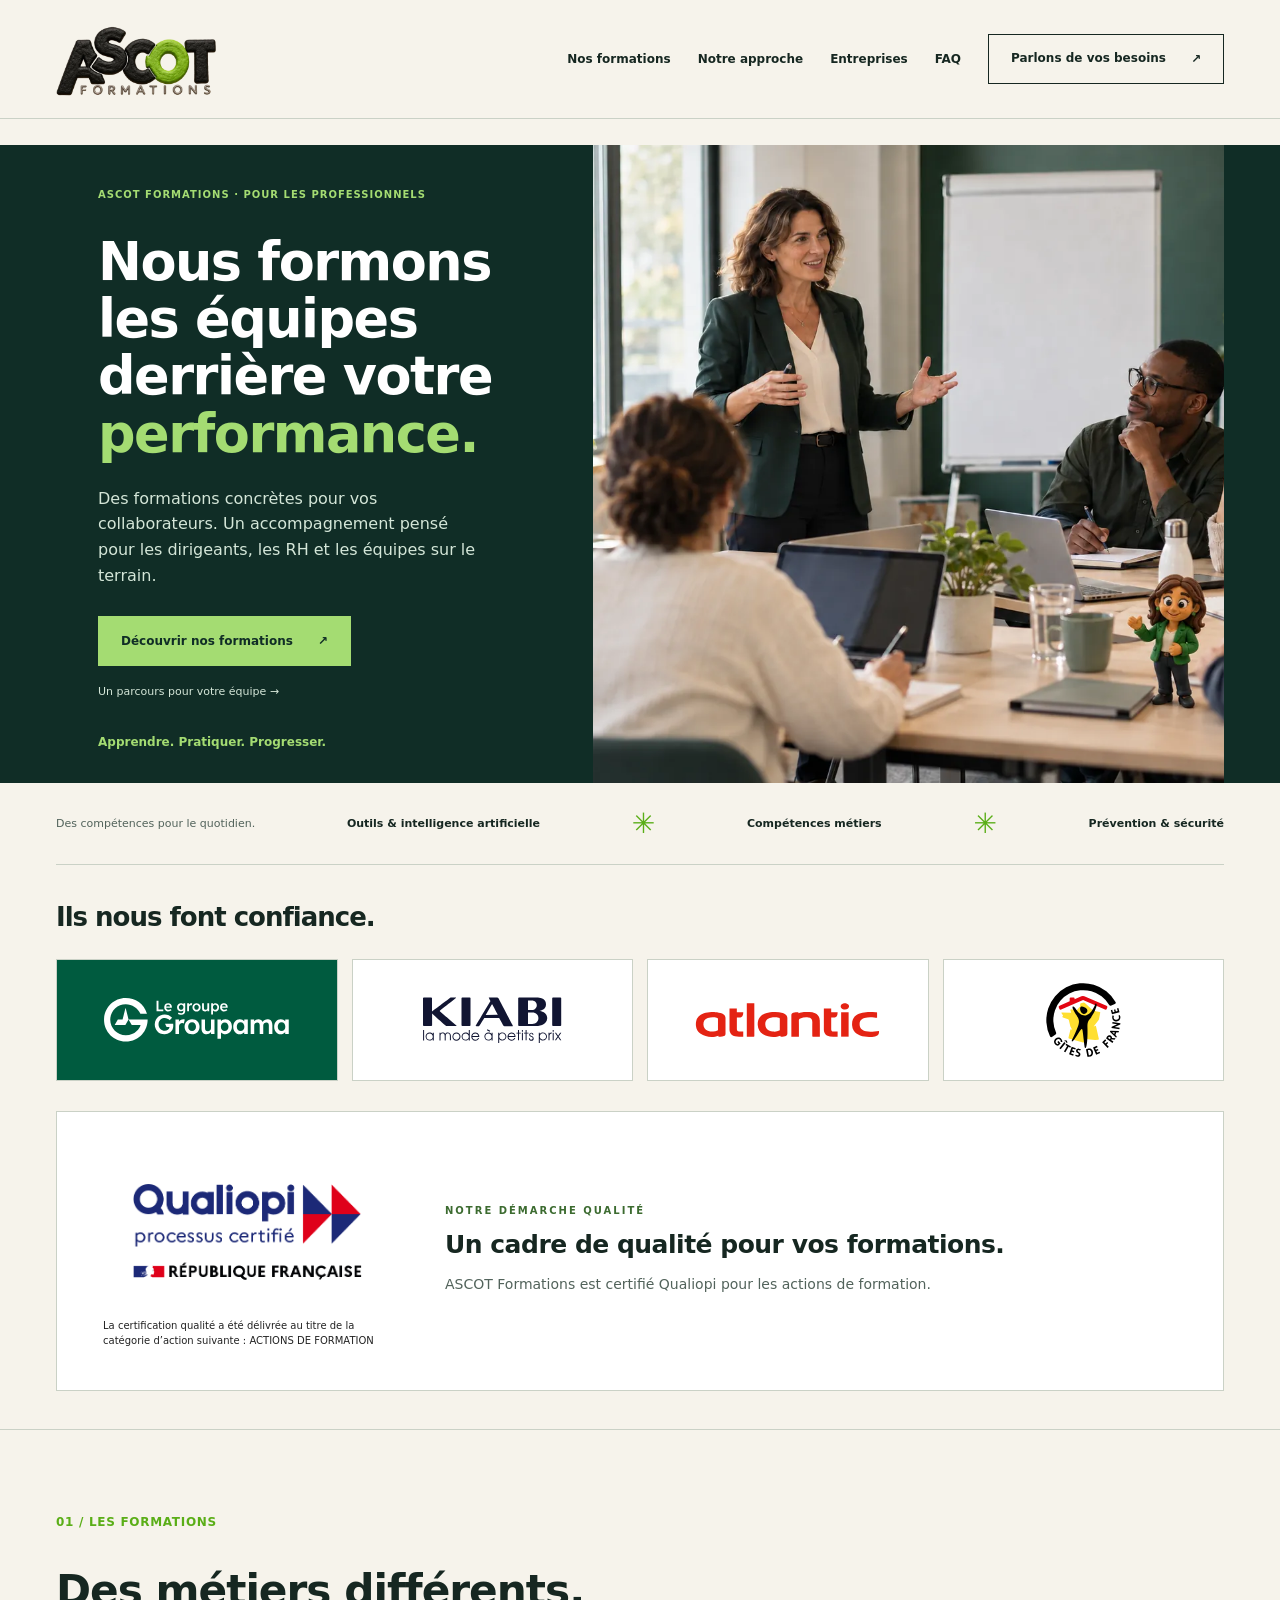
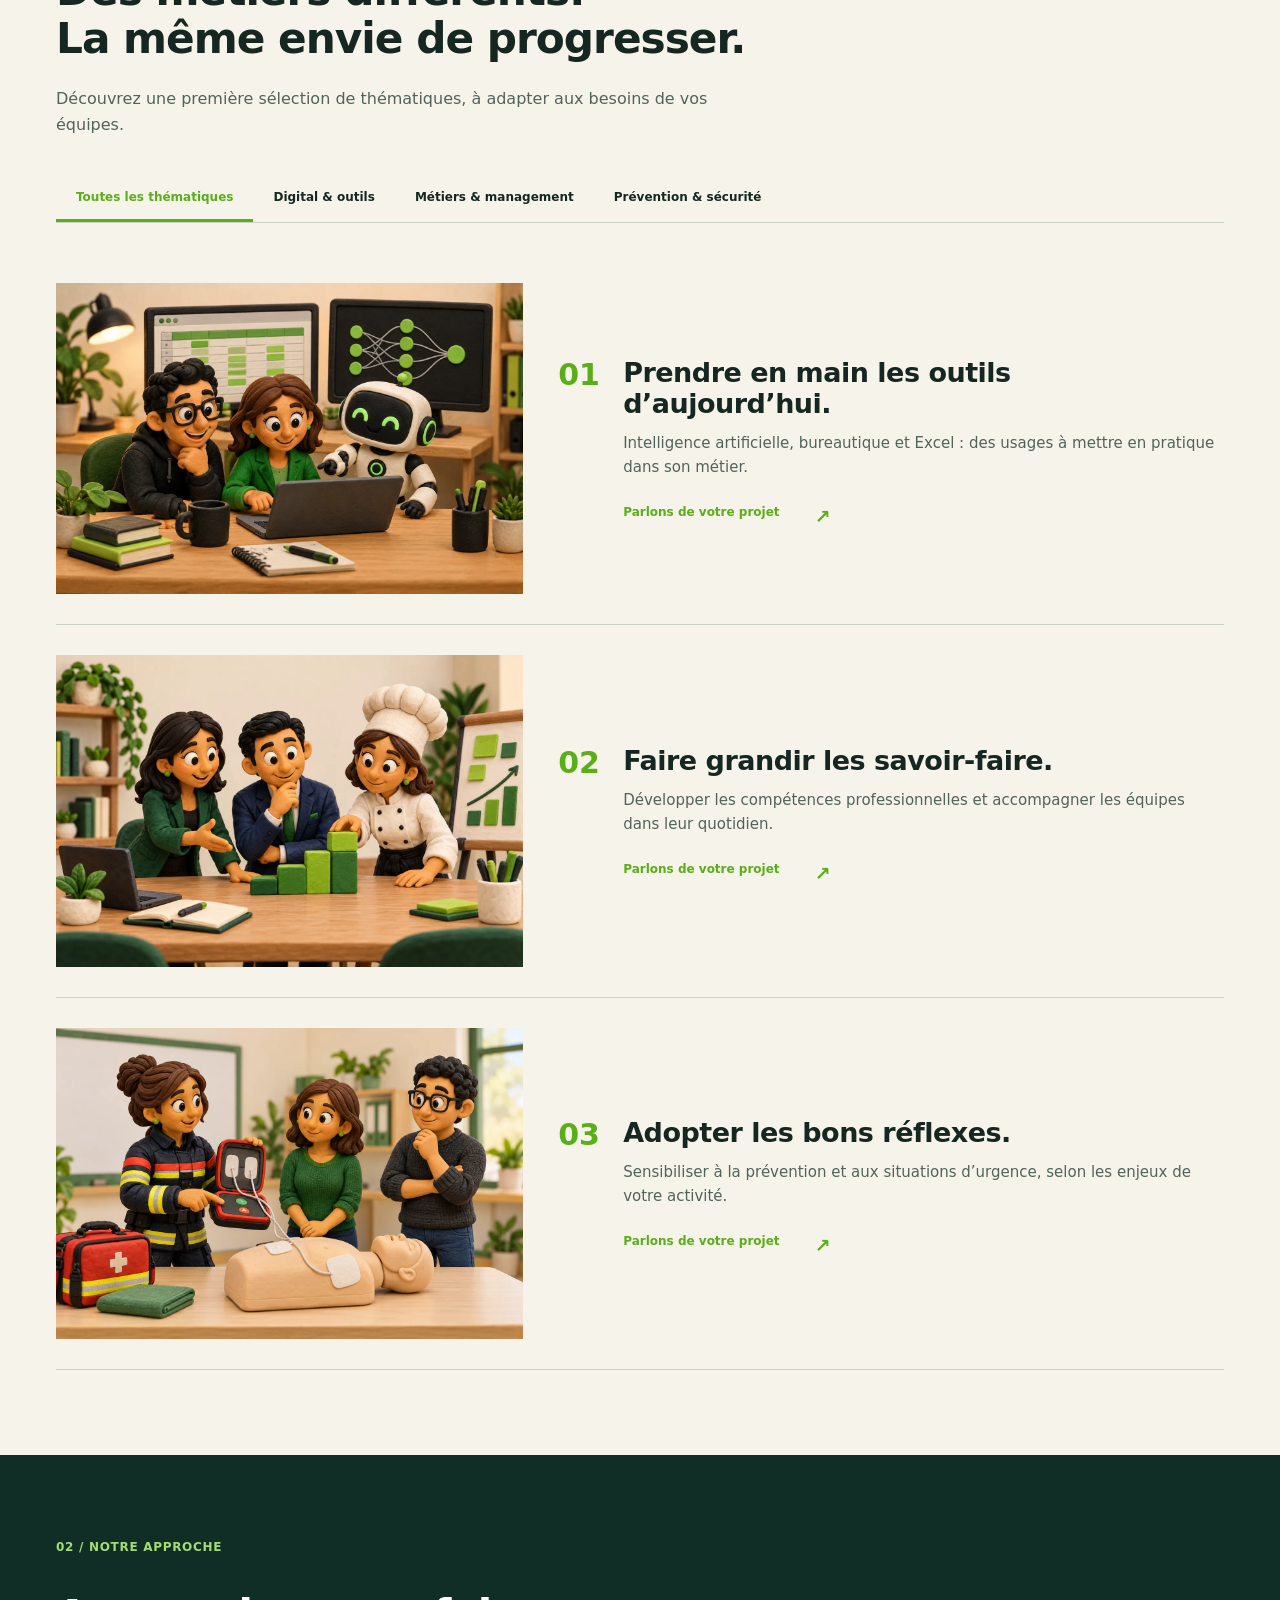
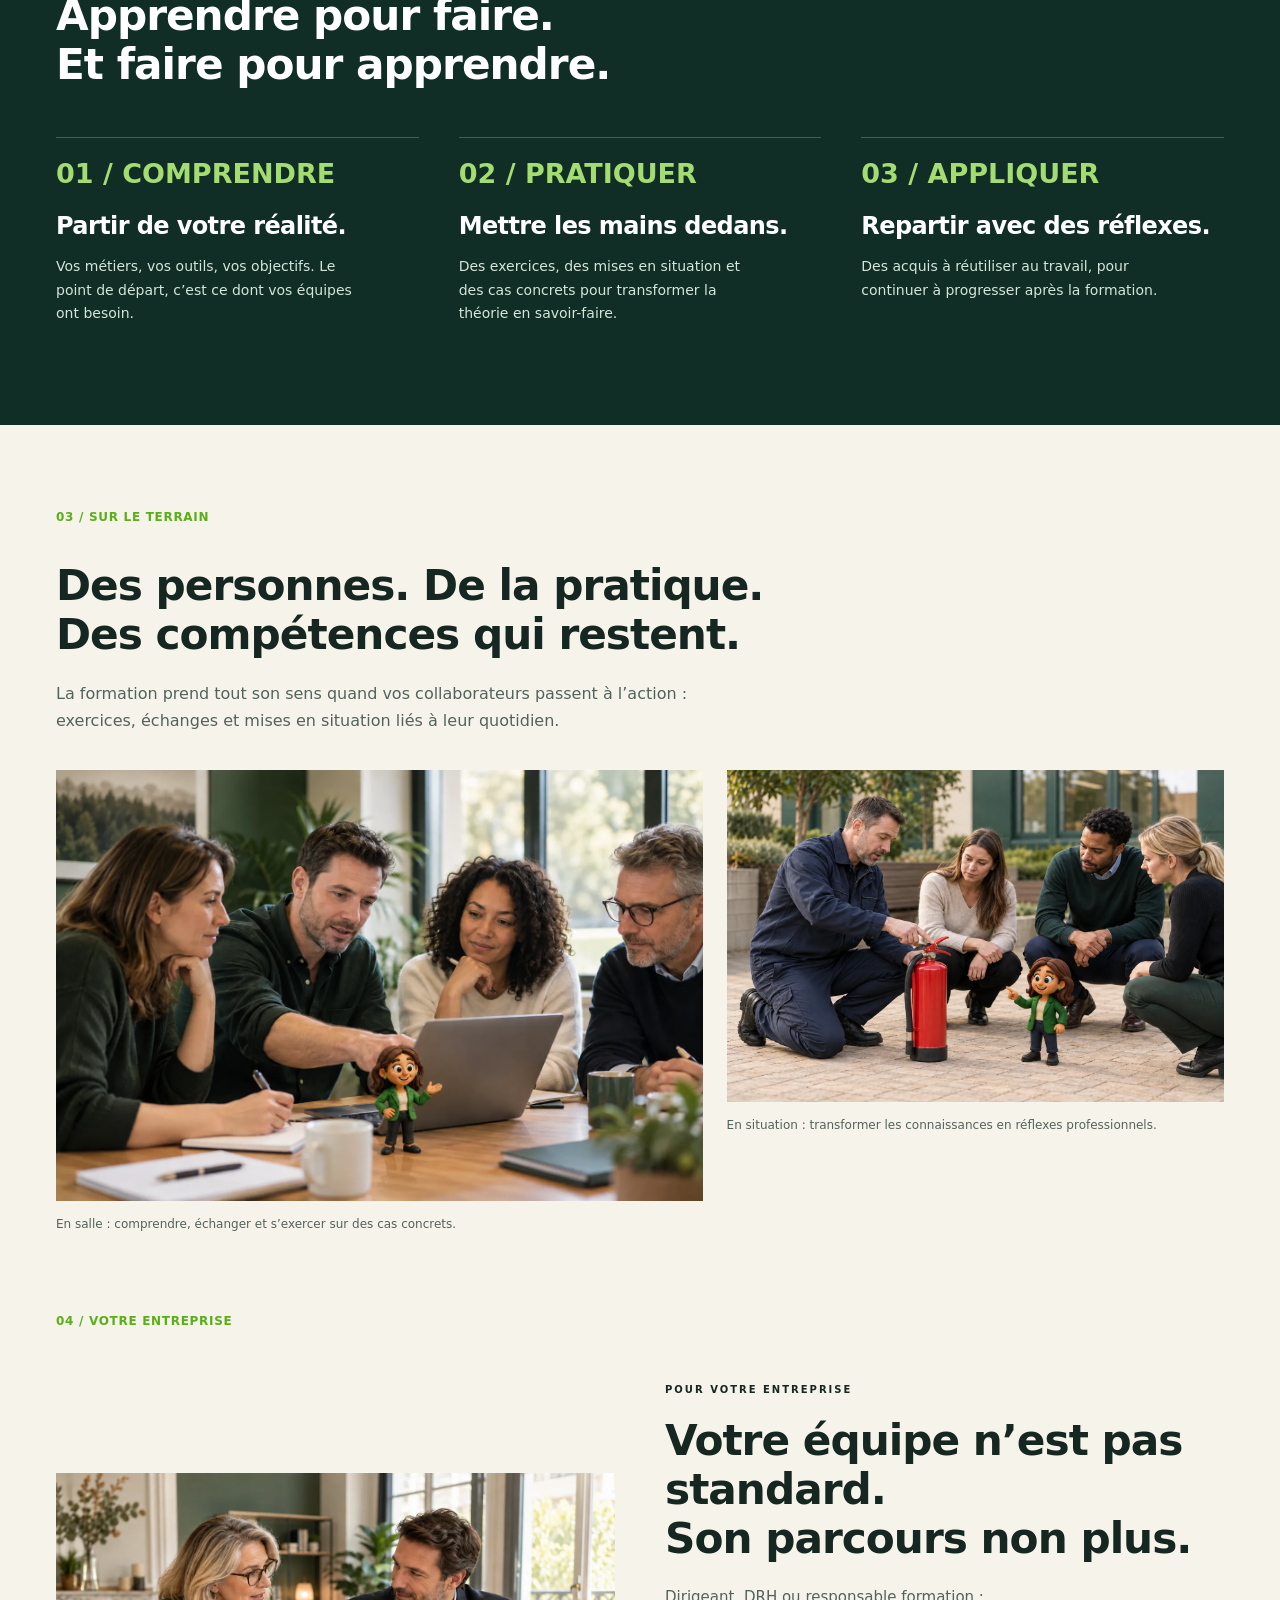
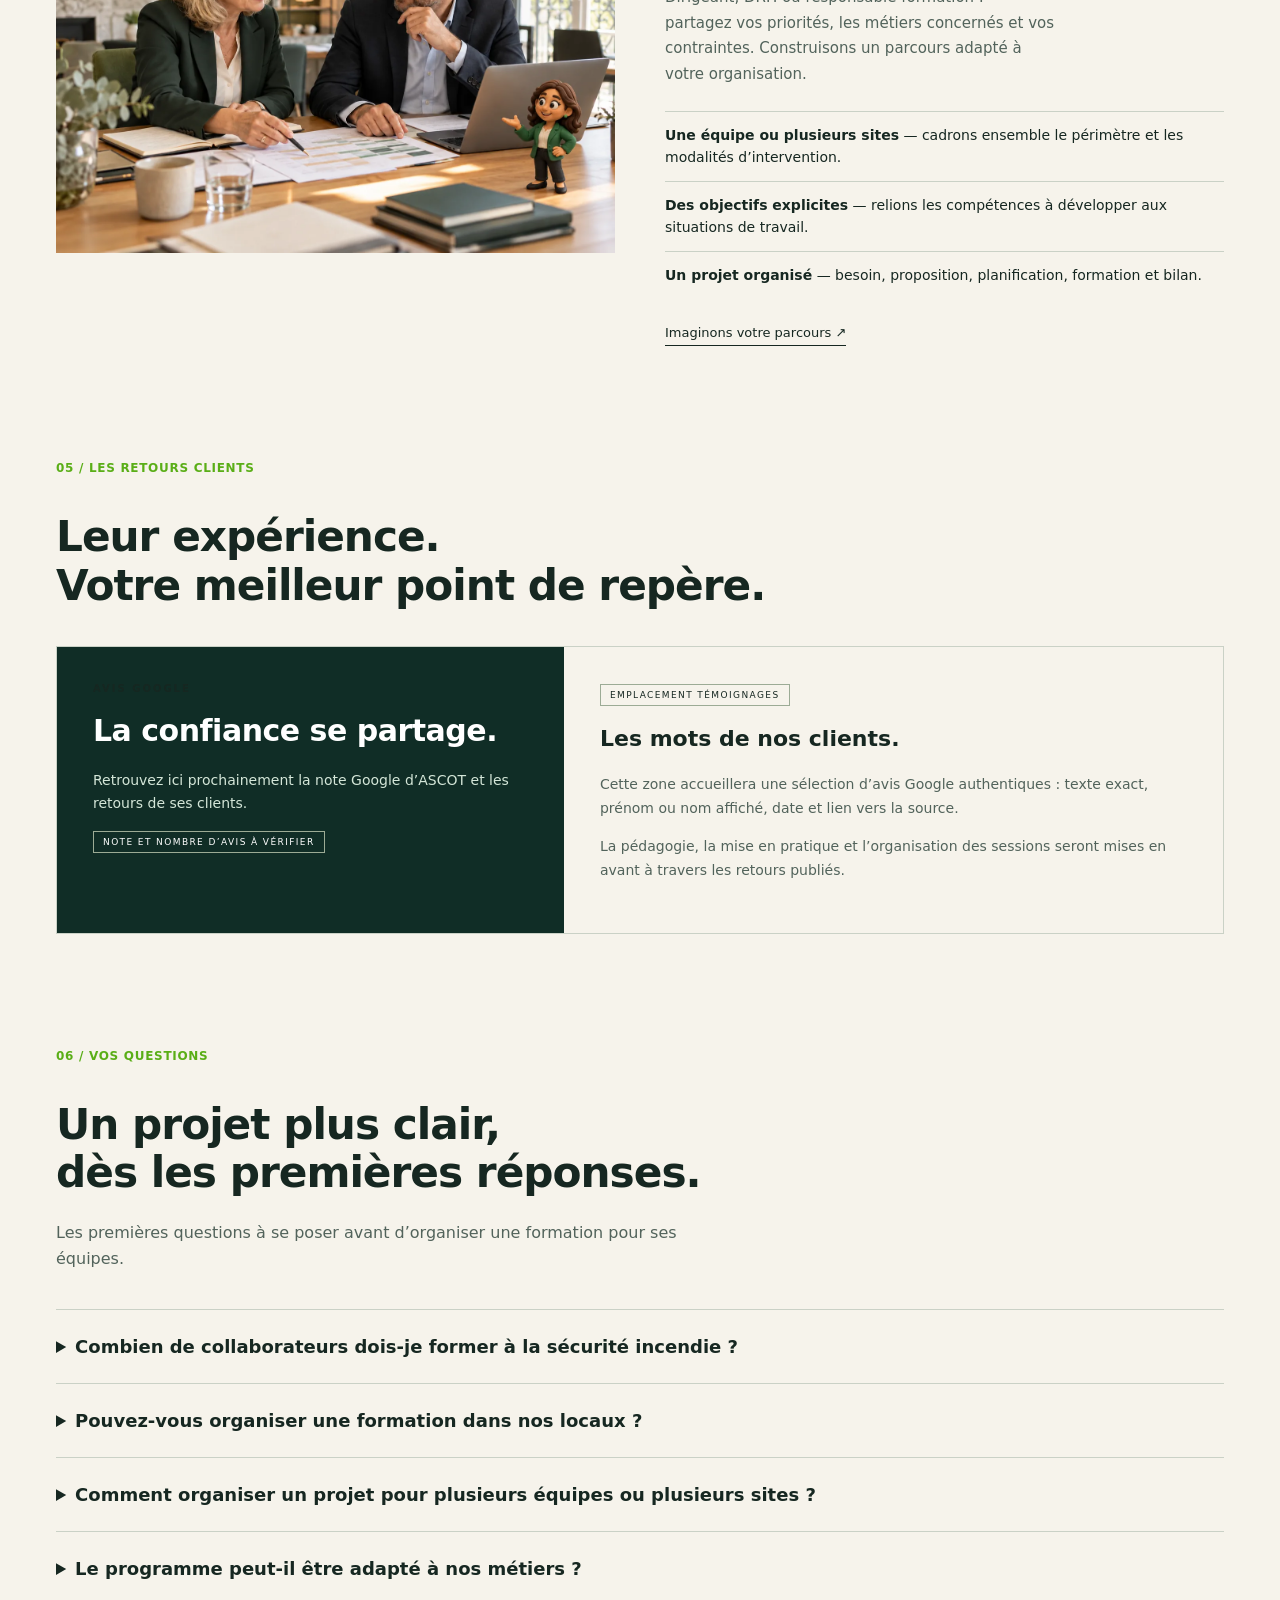
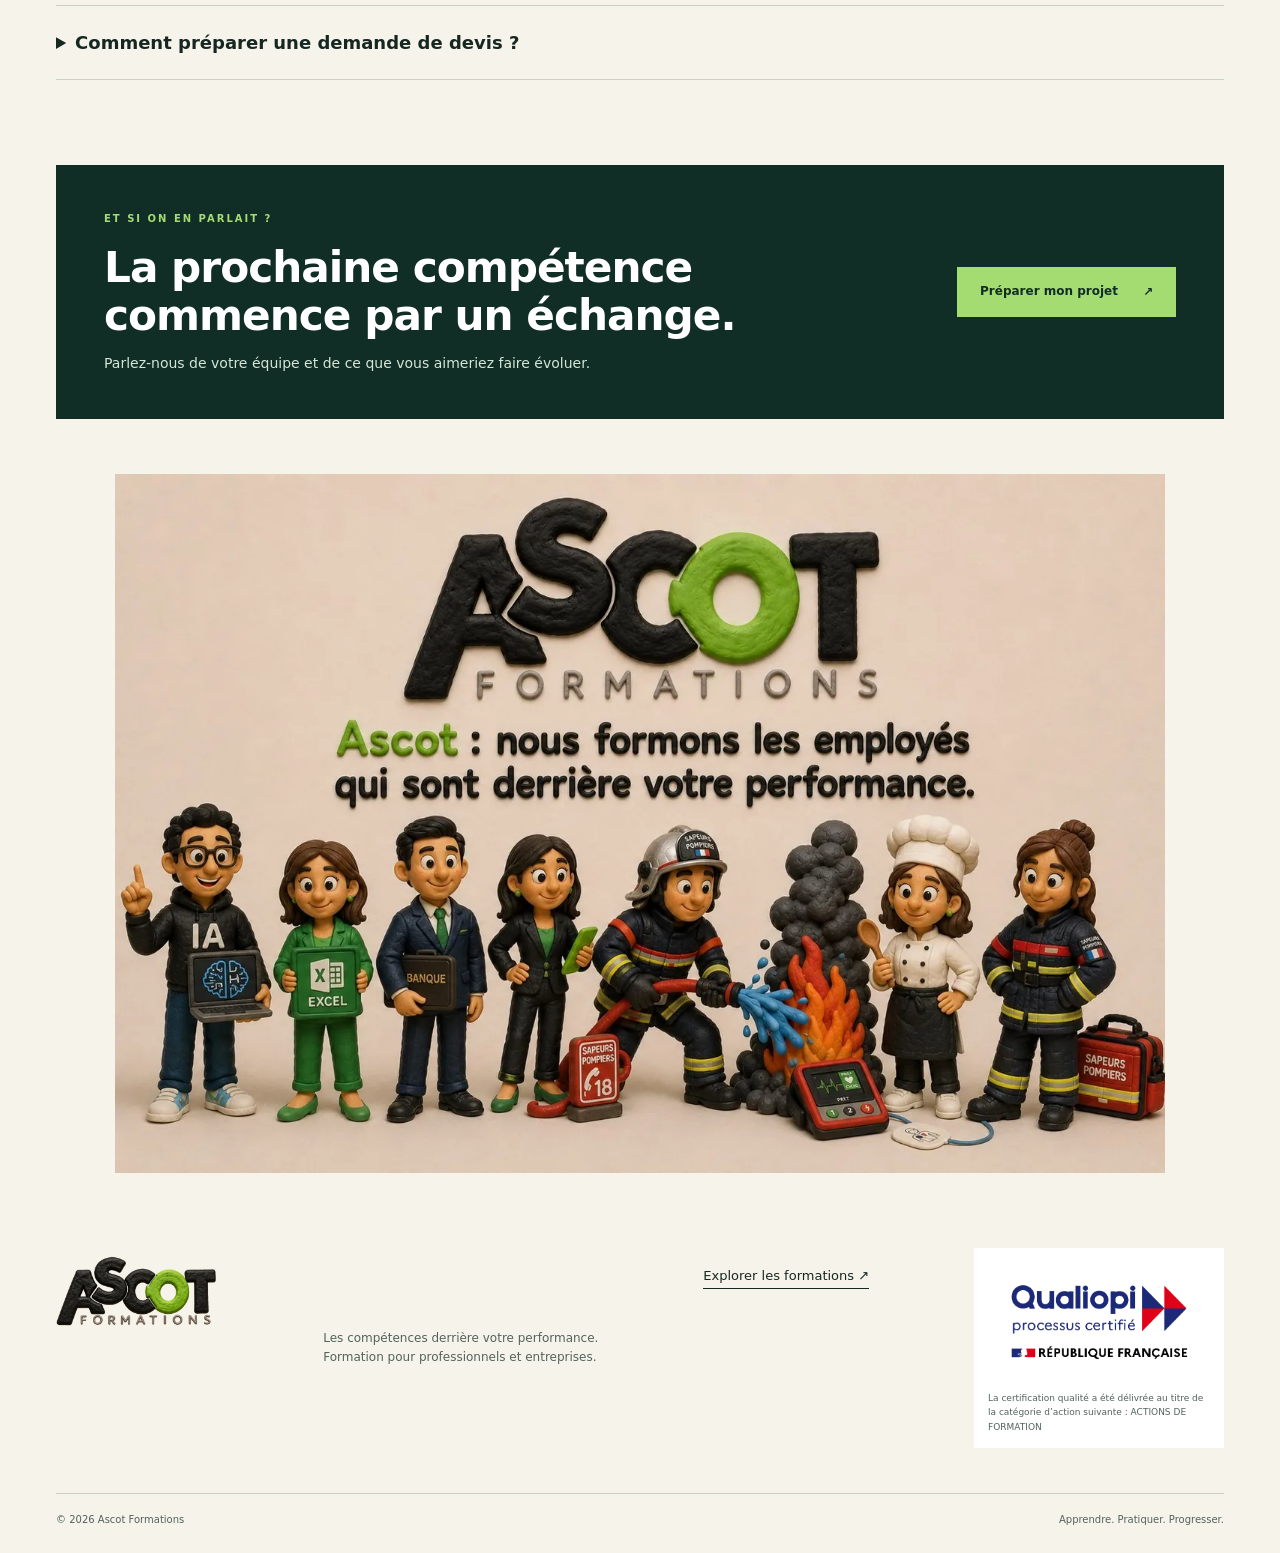
<file: site/index.html>
<!DOCTYPE html>
<html lang="fr">
<head>
<meta charset="utf-8">
<meta name="viewport" content="width=device-width,initial-scale=1">
<title>Ascot Formations — Faire grandir les compétences</title>
<meta name="description" content="Ascot Formations accompagne les professionnels et leurs équipes dans le développement de leurs compétences.">
<meta name="theme-color" content="#F6F3EB">
<link rel="canonical" href="https://ascot-formations.fr/">
<meta property="og:type" content="website">
<meta property="og:site_name" content="Ascot Formation">
<meta property="og:title" content="Ascot Formations — Faire grandir les compétences">
<meta property="og:description" content="Des formations concrètes pour vos collaborateurs. Un accompagnement pensé pour les dirigeants, les RH et les équipes sur le terrain.">
<meta property="og:url" content="https://ascot-formations.fr/">
<meta property="og:image" content="https://ascot-formations.fr/assets/ascot-photo-session-clay-v2.webp">
<meta property="og:image:width" content="1440">
<meta property="og:image:height" content="960">
<meta property="og:image:alt" content="Session de formation professionnelle en groupe avec une petite mascotte en pâte à modeler">
<meta property="og:locale" content="fr_FR">
<meta name="twitter:card" content="summary_large_image">
<meta name="twitter:title" content="Ascot Formations — Faire grandir les compétences">
<meta name="twitter:description" content="Des formations concrètes pour vos collaborateurs, pensées pour les dirigeants, les RH et les équipes sur le terrain.">
<meta name="twitter:image" content="https://ascot-formations.fr/assets/ascot-photo-session-clay-v2.webp">
<link rel="stylesheet" href="./assets/ascot.css">
<script defer src="https://cloud.umami.is/script.js" data-website-id="02d8fbd9-6db0-4e62-9160-9cc454631782"></script>
<script src="https://retours.stedzstudio.com/w.js" async></script>
<script type="application/ld+json">
{
  "@context": "https://schema.org",
  "@graph": [
    {
      "@type": "Organization",
      "@id": "https://ascot-formations.fr/#organisme",
      "name": "Ascot Formations",
      "url": "https://ascot-formations.fr/",
      "logo": "https://ascot-formations.fr/assets/ascot-logo-v1.webp",
      "description": "Organisme de formation pour les professionnels et les entreprises : outils et intelligence artificielle, compétences métiers, prévention et sécurité.",
      "areaServed": "FR"
    },
    {
      "@type": "WebSite",
      "@id": "https://ascot-formations.fr/#site",
      "url": "https://ascot-formations.fr/",
      "name": "Ascot Formations",
      "inLanguage": "fr-FR",
      "publisher": { "@id": "https://ascot-formations.fr/#organisme" }
    }
  ]
}
</script>
</head>
<body>

<div class="top">
  <nav class="shell" aria-label="Navigation principale">
    <a class="brand" href="./" aria-label="Ascot Formations, accueil"><img alt="Ascot Formations — logo en pâte à modeler" src="./assets/ascot-logo-v1.webp"></a>
    <div class="links">
      <a href="./formations/">Nos formations</a>
      <a href="./a-propos/">Notre approche</a>
      <a href="./entreprise/">Entreprises</a>
      <a href="#questions">FAQ</a>
    </div>
    <a class="nav-cta btn" href="./entreprise/contact/"><span class="swap"><b>Parlons de vos besoins</b><b>Parlons de vos besoins</b></span><span>↗</span></a>
  </nav>
</div>

<main>

<header class="hero" id="haut">
  <div class="shell">
    <div class="hero-grid">
      <div class="hero-copy">
        <div class="eyebrow">Ascot Formations · Pour les professionnels</div>
        <h1>Nous formons<br>les équipes<br>derrière votre<br><em>performance.</em></h1>
        <p>Des formations concrètes pour vos collaborateurs. Un accompagnement pensé pour les dirigeants, les RH et les équipes sur le terrain.</p>
        <div class="hero-actions">
          <a class="btn" href="./formations/"><span class="swap"><b>Découvrir nos formations</b><b>Découvrir nos formations</b></span><span>↗</span></a>
          <a class="text-link" href="#sur-mesure">Un parcours pour votre équipe →</a>
        </div>
        <div class="hero-foot">Apprendre. Pratiquer. Progresser.</div>
      </div>
      <div class="hero-photo"><img src="./assets/ascot-photo-session-clay-v2.webp" alt="Session de formation professionnelle en groupe avec une petite mascotte en pâte à modeler" fetchpriority="high" width="1440" height="960"></div>
    </div>
  </div>
</header>

<div class="shell">
  <div class="ribbon">
    <span>Des compétences pour le quotidien.</span>
    <b>Outils &amp; intelligence artificielle</b>
    <span class="asterisk" aria-hidden="true">✳</span>
    <b>Compétences métiers</b>
    <span class="asterisk" aria-hidden="true">✳</span>
    <b>Prévention &amp; sécurité</b>
  </div>
</div>

<section class="trust" aria-labelledby="trust-title">
  <div class="shell">
    <div class="trust-top">
      <h2 id="trust-title">Ils nous font confiance.</h2>
    </div>
    <div class="client-list">
      <div class="client-slot client-logo groupama"><img alt="Groupama" decoding="async" loading="lazy" src="./assets/logo-groupama.svg"></div>
      <div class="client-slot client-logo kiabi"><img alt="Kiabi" decoding="async" loading="lazy" src="./assets/logo-kiabi.svg"></div>
      <div class="client-slot client-logo atlantic"><img alt="Atlantic" decoding="async" loading="lazy" src="./assets/logo-atlantic.svg"></div>
      <div class="client-slot client-logo gites-de-france"><img alt="Gîtes de France" decoding="async" loading="lazy" src="./assets/logo-gites-de-france.svg"></div>
    </div>
    <aside class="quality-band" aria-label="Certification Qualiopi">
      <div class="quality-logo">
        <img alt="Qualiopi — Processus certifié. La certification qualité a été délivrée au titre de la catégorie : actions de formation." decoding="async" loading="lazy" src="./assets/logo-qualiopi-officiel.png">
        <p class="quality-category">La certification qualité a été délivrée au titre de la catégorie d’action suivante : ACTIONS DE FORMATION</p>
      </div>
      <div class="quality-copy">
        <div class="eyebrow">Notre démarche qualité</div>
        <h3>Un cadre de qualité pour vos formations.</h3>
        <p>ASCOT Formations est certifié Qualiopi pour les actions de formation.</p>
      </div>
    </aside>
  </div>
</section>

<section id="formations">
  <div class="shell">
    <div class="chapter-number">01 / LES FORMATIONS</div>
    <div class="section-head">
      <h2>Des métiers différents.<br>La même envie de progresser.</h2>
      <p>Découvrez une première sélection de thématiques, à adapter aux besoins de vos équipes.</p>
    </div>

    <div class="filters" role="group" aria-label="Filtrer les thématiques">
      <button class="filter active" type="button" data-filter="all" aria-pressed="true">Toutes les thématiques</button>
      <button class="filter" type="button" data-filter="digital" aria-pressed="false">Digital &amp; outils</button>
      <button class="filter" type="button" data-filter="metiers" aria-pressed="false">Métiers &amp; management</button>
      <button class="filter" type="button" data-filter="securite" aria-pressed="false">Prévention &amp; sécurité</button>
    </div>
    <p class="small" role="status" id="filtre-statut"></p>

    <div class="courses">

      <article class="course" data-category="digital">
        <div class="course-art"><img src="./assets/ascot-digital-v1.webp" alt="Atelier IA et bureautique avec deux professionnels et un robot en pâte à modeler" loading="lazy" decoding="async" width="1440" height="960"></div>
        <div class="course-body">
          <h3>Prendre en main les outils d’aujourd’hui.</h3>
          <p>Intelligence artificielle, bureautique et Excel : des usages à mettre en pratique dans son métier.</p>
          <a href="./ia-productivite/">Parlons de votre projet <span aria-hidden="true">↗</span></a>
        </div>
      </article>

      <article class="course" data-category="metiers">
        <div class="course-art"><img src="./assets/ascot-metiers-v1.webp" alt="Atelier collaboratif entre une formatrice, un banquier et une cheffe en pâte à modeler" loading="lazy" decoding="async" width="1440" height="960"></div>
        <div class="course-body">
          <h3>Faire grandir les savoir-faire.</h3>
          <p>Développer les compétences professionnelles et accompagner les équipes dans leur quotidien.</p>
          <a href="./metiers/">Parlons de votre projet <span aria-hidden="true">↗</span></a>
        </div>
      </article>

      <article class="course" data-category="securite">
        <div class="course-art"><img src="./assets/ascot-securite-v1.webp" alt="Formation aux premiers secours avec une formatrice et deux professionnels en pâte à modeler" loading="lazy" decoding="async" width="1440" height="960"></div>
        <div class="course-body">
          <h3>Adopter les bons réflexes.</h3>
          <p>Sensibiliser à la prévention et aux situations d’urgence, selon les enjeux de votre activité.</p>
          <a href="./securite-incendie/">Parlons de votre projet <span aria-hidden="true">↗</span></a>
        </div>
      </article>

    </div>
  </div>
</section>

<section class="approach" id="approche">
  <div class="shell">
    <div class="chapter-number">02 / NOTRE APPROCHE</div>
    <div class="section-head">
      <h2>Apprendre pour faire.<br>Et faire pour apprendre.</h2>
    </div>
    <div class="steps">
      <div class="step">
        <span class="number">01 / COMPRENDRE</span>
        <h3>Partir de votre réalité.</h3>
        <p>Vos métiers, vos outils, vos objectifs. Le point de départ, c’est ce dont vos équipes ont besoin.</p>
      </div>
      <div class="step">
        <span class="number">02 / PRATIQUER</span>
        <h3>Mettre les mains dedans.</h3>
        <p>Des exercices, des mises en situation et des cas concrets pour transformer la théorie en savoir-faire.</p>
      </div>
      <div class="step">
        <span class="number">03 / APPLIQUER</span>
        <h3>Repartir avec des réflexes.</h3>
        <p>Des acquis à réutiliser au travail, pour continuer à progresser après la formation.</p>
      </div>
    </div>
  </div>
</section>

<section class="field-section" id="terrain">
  <div class="shell">
    <div class="chapter-number">03 / SUR LE TERRAIN</div>
    <div class="section-head">
      <h2>Des personnes. De la pratique.<br>Des compétences qui restent.</h2>
      <p>La formation prend tout son sens quand vos collaborateurs passent à l’action : exercices, échanges et mises en situation liés à leur quotidien.</p>
    </div>
    <div class="field-grid">
      <figure>
        <div class="training-photo"><img src="./assets/ascot-photo-atelier-clay-v2.webp" alt="Atelier collaboratif autour des outils numériques avec une petite mascotte en pâte à modeler" loading="lazy" decoding="async" width="1440" height="960"></div>
        <figcaption>En salle : comprendre, échanger et s’exercer sur des cas concrets.</figcaption>
      </figure>
      <figure>
        <div class="training-photo"><img src="./assets/ascot-photo-securite-clay-v2.webp" alt="Sensibilisation à la sécurité incendie avec une petite mascotte en pâte à modeler" loading="lazy" decoding="async" width="1440" height="960"></div>
        <figcaption>En situation : transformer les connaissances en réflexes professionnels.</figcaption>
      </figure>
    </div>
  </div>
</section>

<section class="tail" id="sur-mesure">
  <div class="shell">
    <div class="chapter-number">04 / VOTRE ENTREPRISE</div>
    <div class="tail-grid">
      <div class="visual training-photo"><img src="./assets/ascot-photo-rh-clay-v2.webp" alt="Préparation d’un parcours de formation avec une responsable RH avec une petite mascotte en pâte à modeler" loading="lazy" decoding="async" width="1440" height="960"></div>
      <div>
        <div class="eyebrow">Pour votre entreprise</div>
        <h2>Votre équipe n’est pas standard.<br>Son parcours non plus.</h2>
        <p>Dirigeant, DRH ou responsable formation : partagez vos priorités, les métiers concernés et vos contraintes. Construisons un parcours adapté à votre organisation.</p>
        <ul class="enterprise-points">
          <li><b>Une équipe ou plusieurs sites</b> — cadrons ensemble le périmètre et les modalités d’intervention.</li>
          <li><b>Des objectifs explicites</b> — relions les compétences à développer aux situations de travail.</li>
          <li><b>Un projet organisé</b> — besoin, proposition, planification, formation et bilan.</li>
        </ul>
        <a href="./entreprise/former-equipes/" class="text-link">Imaginons votre parcours <span aria-hidden="true">↗</span></a>
      </div>
    </div>
  </div>
</section>

<section class="review-section" id="avis">
  <div class="shell">
    <div class="chapter-number">05 / LES RETOURS CLIENTS</div>
    <div class="section-head">
      <h2>Leur expérience.<br>Votre meilleur point de repère.</h2>
    </div>
    <div class="review-panel">
      <div class="review-summary">
        <div class="eyebrow">Avis Google</div>
        <h3>La confiance se partage.</h3>
        <p>Retrouvez ici prochainement la note Google d’ASCOT et les retours de ses clients.</p>
        <span class="placeholder-label">Note et nombre d’avis à vérifier</span>
      </div>
      <div class="review-copy">
        <span class="placeholder-label">Emplacement témoignages</span>
        <h3>Les mots de nos clients.</h3>
        <p>Cette zone accueillera une sélection d’avis Google authentiques : texte exact, prénom ou nom affiché, date et lien vers la source.</p>
        <p>La pédagogie, la mise en pratique et l’organisation des sessions seront mises en avant à travers les retours publiés.</p>
      </div>
    </div>
  </div>
</section>

<section class="faq-section" id="questions">
  <div class="shell">
    <div class="chapter-number">06 / VOS QUESTIONS</div>
    <div class="section-head">
      <h2>Un projet plus clair,<br>dès les premières réponses.</h2>
      <p>Les premières questions à se poser avant d’organiser une formation pour ses équipes.</p>
    </div>
    <div class="faq-list">
      <details>
        <summary>Combien de collaborateurs dois-je former à la sécurité incendie ?</summary>
        <p>Le périmètre dépend de votre établissement, de son activité, de ses risques et des rôles des collaborateurs. Pour préparer une réponse adaptée, indiquez-nous le nombre de sites, les effectifs et l’organisation actuelle de la sécurité. <a href="./securite-incendie/">Échangeons sur votre situation.</a></p>
      </details>
      <details>
        <summary>Pouvez-vous organiser une formation dans nos locaux ?</summary>
        <p>Précisez le lieu, le thème, le nombre de participants et les équipements disponibles. Ces éléments permettent de définir les modalités de la session avec vous.</p>
      </details>
      <details>
        <summary>Comment organiser un projet pour plusieurs équipes ou plusieurs sites ?</summary>
        <p>Commençons par identifier les sites concernés, les métiers, les effectifs et vos échéances. Nous pourrons ensuite cadrer le parcours et le calendrier avec votre responsable formation.</p>
      </details>
      <details>
        <summary>Le programme peut-il être adapté à nos métiers ?</summary>
        <p>Vos objectifs, les outils utilisés et les situations rencontrées au travail servent de point de départ pour construire un parcours adapté. Partagez des exemples concrets lors du premier échange.</p>
      </details>
      <details>
        <summary>Comment préparer une demande de devis ?</summary>
        <p>Indiquez votre entreprise, la thématique, le nombre de collaborateurs, le lieu et les dates souhaitées. Le bouton « Préparer mon projet » vous permet de télécharger un brief pour structurer ces informations.</p>
      </details>
    </div>
  </div>
</section>

<div class="shell">
  <div class="contact" id="contact">
    <div>
      <div class="eyebrow">Et si on en parlait ?</div>
      <h2>La prochaine compétence<br>commence par un échange.</h2>
      <p>Parlez-nous de votre équipe et de ce que vous aimeriez faire évoluer.</p>
    </div>
    <button class="btn" type="button" data-dialog-open="contact-dialog"><span class="swap"><b>Préparer mon projet</b><b>Préparer mon projet</b></span><span aria-hidden="true">↗</span></button>
  </div>

  <figure class="closing-universe">
    <img src="./assets/ascot-equipe.webp" alt="L’univers original Ascot : logo et petits personnages en pâte à modeler représentant les métiers" loading="lazy" decoding="async" width="1400" height="933">
  </figure>
</div>

</main>

<footer class="footer">
  <div class="shell">
    <div class="footer-brand">
      <a class="brand" href="./" aria-label="Ascot Formations, accueil"><img alt="Ascot Formations — logo en pâte à modeler" src="./assets/ascot-logo-v1.webp"></a>
      <p>Les compétences derrière votre performance.<br>Formation pour professionnels et entreprises.</p>
      <a class="text-link" href="./formations/">Explorer les formations <span aria-hidden="true">↗</span></a>
      <div class="footer-quality">
        <img alt="Qualiopi — certification pour les actions de formation" loading="lazy" src="./assets/logo-qualiopi-officiel.png">
        <p class="quality-category">La certification qualité a été délivrée au titre de la catégorie d’action suivante : ACTIONS DE FORMATION</p>
      </div>
    </div>
    <div class="footer-bottom">
      <span>© 2026 Ascot Formations</span>
      <span>Apprendre. Pratiquer. Progresser.</span>
    </div>
  </div>
</footer>

<dialog class="dialog" id="contact-dialog" aria-labelledby="dialog-title">
  <button class="close" type="button" data-dialog-close aria-label="Fermer">×</button>
  <div class="eyebrow">Votre projet de formation</div>
  <h2 id="dialog-title">Préparons votre projet.</h2>
  <p>Notez les besoins de votre équipe et téléchargez votre brief pour préparer un premier échange.</p>
  <form class="form" id="brief">
    <label for="brief-entreprise">Votre entreprise
      <input class="field" id="brief-entreprise" name="entreprise" type="text" autocomplete="organization" required>
    </label>
    <label for="brief-besoin">Votre besoin
      <textarea class="field" id="brief-besoin" name="besoin" rows="4" placeholder="Thématique, personnes à former, objectif…" required></textarea>
    </label>
    <button class="btn dark" type="submit"><span class="swap"><b>Télécharger mon brief</b><b>Télécharger mon brief</b></span><span aria-hidden="true">↓</span></button>
    <a class="btn secondary" href="./entreprise/contact/"><span class="swap"><b>Écrire à l’équipe</b><b>Écrire à l’équipe</b></span></a>
    <p class="form-note" id="brief-statut" role="status"></p>
  </form>
</dialog>

<script>
// Filtres de thématiques : la feuille ne fait que le rendu, la page décide.
(function(){
  var filtres = document.querySelectorAll('.filter');
  var cartes = document.querySelectorAll('.course');
  var statut = document.getElementById('filtre-statut');
  filtres.forEach(function(bouton){
    bouton.addEventListener('click', function(){
      var choix = bouton.dataset.filter;
      filtres.forEach(function(item){
        var choisi = item === bouton;
        item.classList.toggle('active', choisi);
        item.setAttribute('aria-pressed', choisi ? 'true' : 'false');
      });
      var vues = 0;
      cartes.forEach(function(carte){
        var montre = choix === 'all' || carte.dataset.category === choix;
        carte.hidden = !montre;
        if (montre) vues++;
      });
      statut.textContent = vues + (vues > 1 ? ' thématiques affichées.' : ' thématique affichée.');
    });
  });
})();

// Fenêtre modale : ouverture, fermeture, et clic sur le fond.
(function(){
  var fenetre = document.getElementById('contact-dialog');
  if (!fenetre) return;
  document.querySelectorAll('[data-dialog-open]').forEach(function(bouton){
    bouton.addEventListener('click', function(){ fenetre.showModal(); });
  });
  document.querySelectorAll('[data-dialog-close]').forEach(function(bouton){
    bouton.addEventListener('click', function(){ fenetre.close(); });
  });
  fenetre.addEventListener('click', function(evenement){
    if (evenement.target === fenetre) fenetre.close();
  });
})();

// Brief de projet : fabriqué dans le navigateur, rien n'est envoyé.
(function(){
  var formulaire = document.getElementById('brief');
  if (!formulaire) return;
  formulaire.addEventListener('submit', function(evenement){
    evenement.preventDefault();
    var donnees = new FormData(formulaire);
    var texte = 'MON PROJET DE FORMATION — ASCOT\n\n'
      + 'Entreprise : ' + donnees.get('entreprise') + '\n\n'
      + 'Besoins et objectifs :\n' + donnees.get('besoin') + '\n';
    var url = URL.createObjectURL(new Blob([texte], {type: 'text/plain;charset=utf-8'}));
    var lien = document.createElement('a');
    lien.href = url;
    lien.download = 'mon-projet-formation-ascot.txt';
    document.body.appendChild(lien);
    lien.click();
    lien.remove();
    setTimeout(function(){ URL.revokeObjectURL(url); }, 10000);
    document.getElementById('brief-statut').textContent = 'Votre brief est prêt. Conservez-le pour votre prochain échange.';
  });
})();
</script>
</body>
</html>
</file>
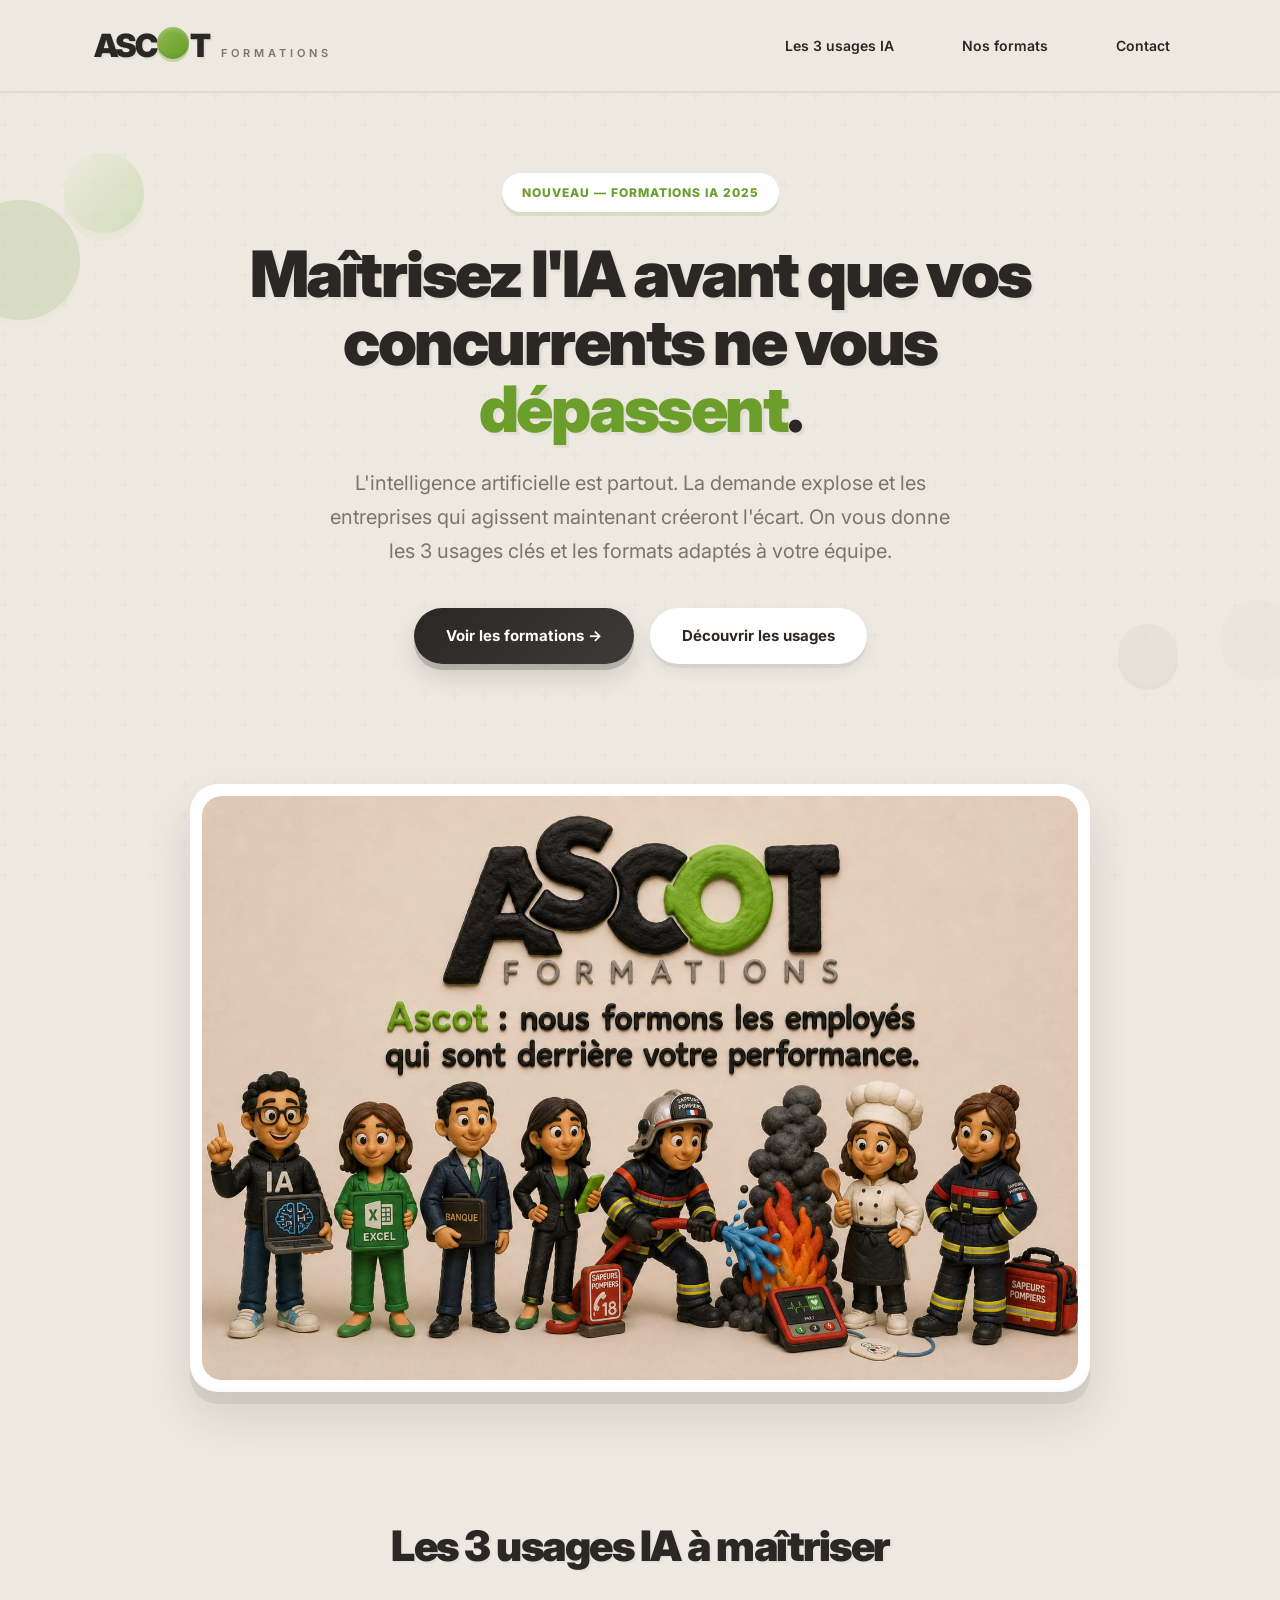
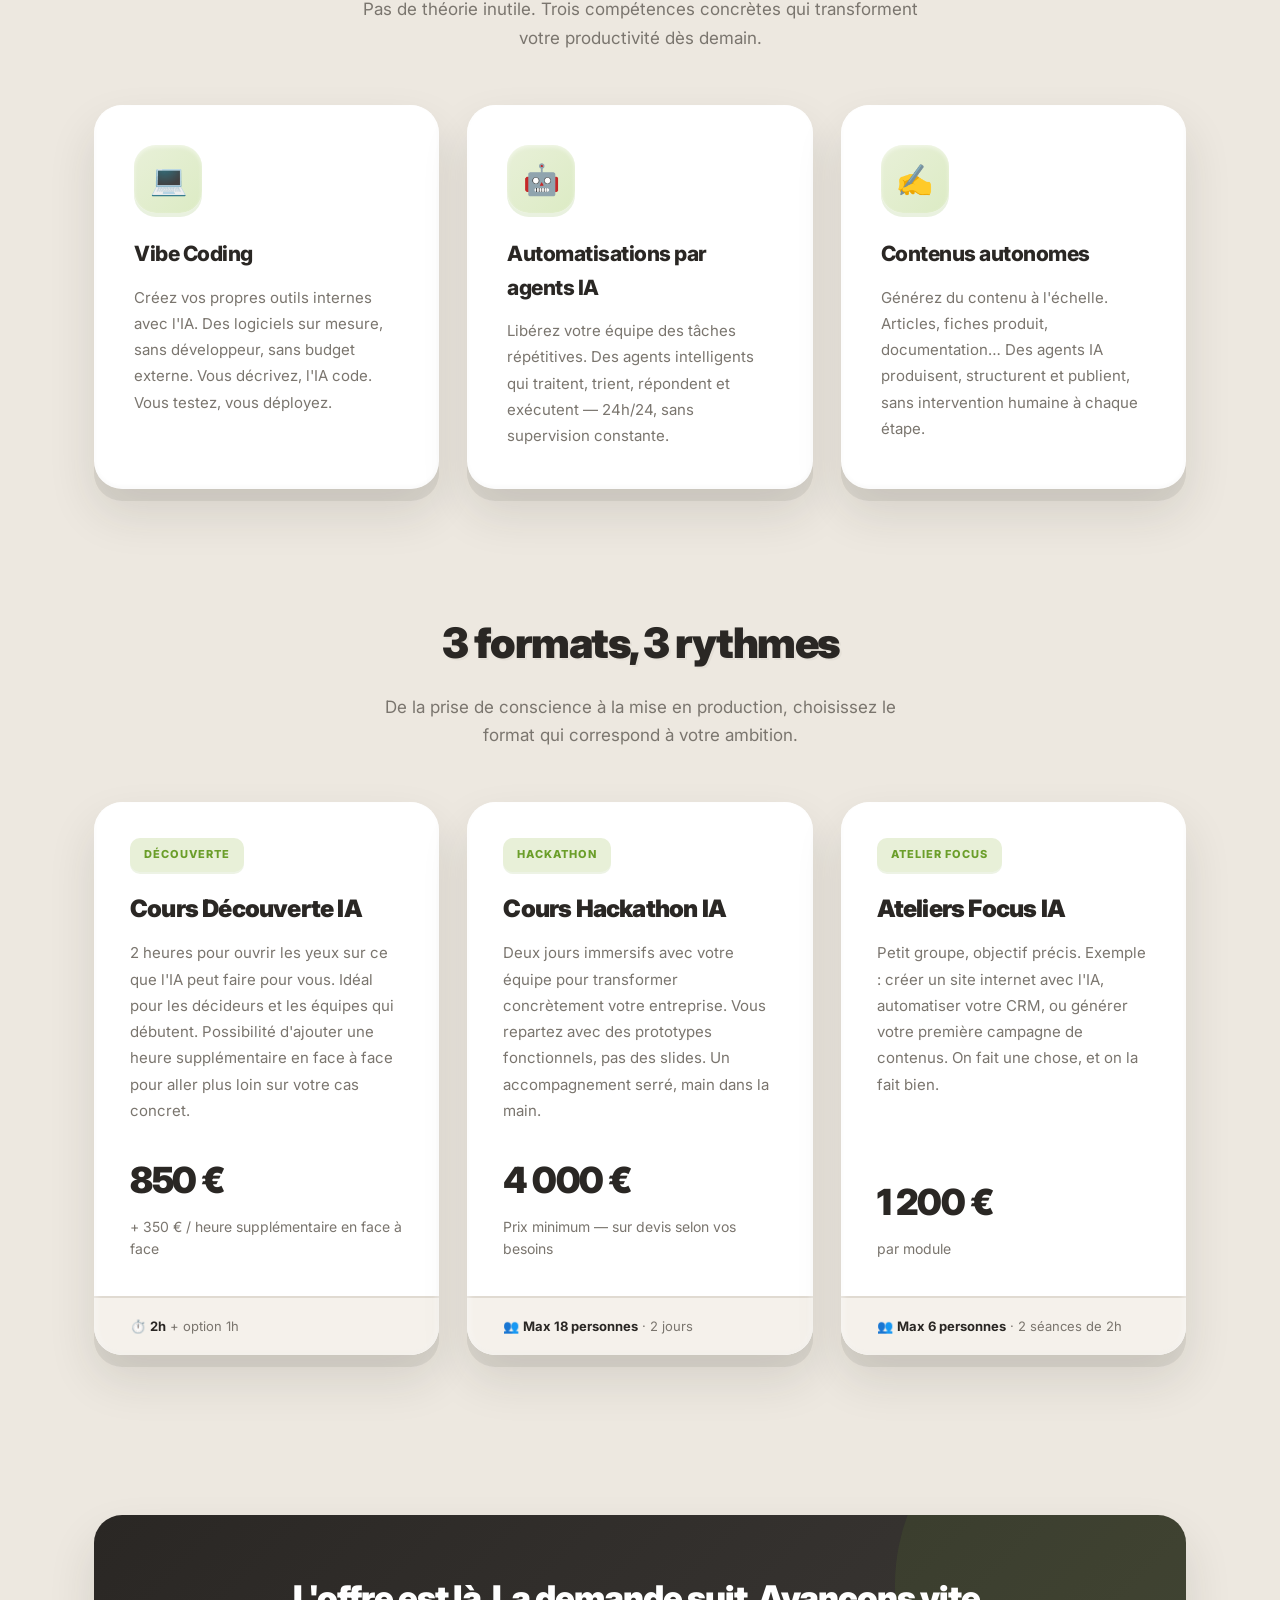
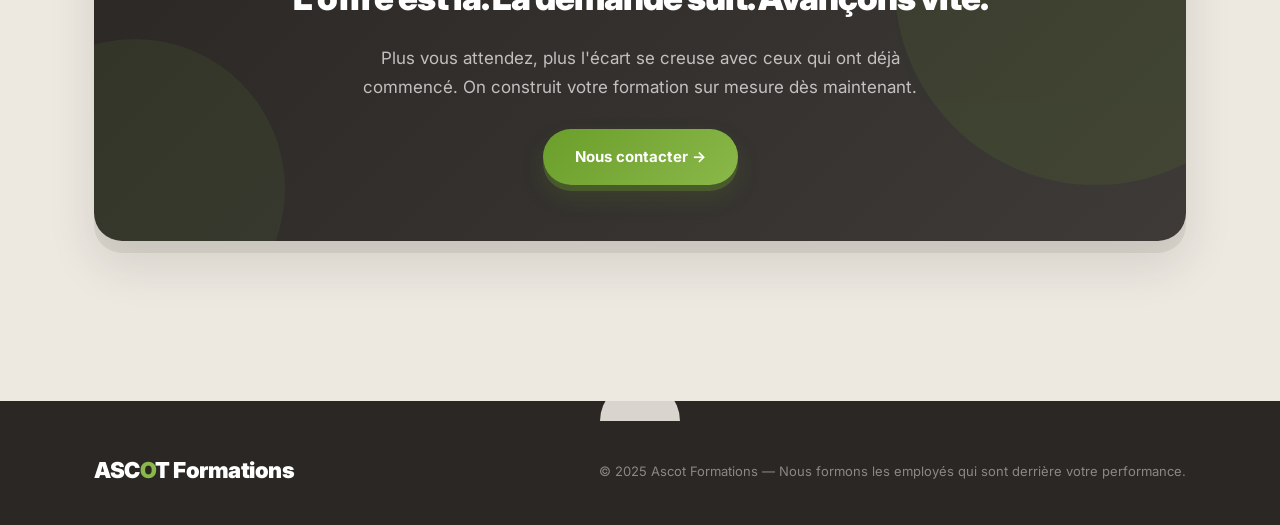
<file: ascot-ia-formations.html>
<!DOCTYPE html>
<html lang="fr">
<head>
    <meta charset="UTF-8">
    <meta name="viewport" content="width=device-width, initial-scale=1.0">
    <title>Formations IA — Ascot</title>
    <link rel="preconnect" href="https://fonts.googleapis.com">
    <link rel="preconnect" href="https://fonts.gstatic.com" crossorigin>
    <link href="https://fonts.googleapis.com/css2?family=Inter:wght@300;400;500;600;700;800;900&display=swap" rel="stylesheet">
    <style>
        :root {
            --beige: #EDE8E0;
            --beige-light: #F5F1EB;
            --beige-dark: #E0DAD1;
            --green: #6B9E2A;
            --green-soft: #8AB84A;
            --green-light: #E8F0D8;
            --black: #2A2724;
            --gray: #7A756E;
            --gray-light: #F0EDE8;
            --white: #FFFFFF;
            --shadow-clay: 0 12px 0 rgba(42,39,36,0.08), 0 24px 48px rgba(42,39,36,0.12);
            --shadow-clay-hover: 0 16px 0 rgba(42,39,36,0.06), 0 32px 64px rgba(42,39,36,0.16);
            --shadow-inner: inset 0 2px 4px rgba(255,255,255,0.6);
            --radius: 28px;
            --radius-small: 20px;
        }

        * {
            margin: 0;
            padding: 0;
            box-sizing: border-box;
        }

        body {
            font-family: 'Inter', -apple-system, BlinkMacSystemFont, sans-serif;
            background: var(--beige);
            color: var(--black);
            line-height: 1.6;
            -webkit-font-smoothing: antialiased;
        }

        /* Texture de fond subtile */
        body::before {
            content: '';
            position: fixed;
            top: 0; left: 0; right: 0; bottom: 0;
            background-image: url("data:image/svg+xml,%3Csvg width='60' height='60' viewBox='0 0 60 60' xmlns='http://www.w3.org/2000/svg'%3E%3Cg fill='none' fill-rule='evenodd'%3E%3Cg fill='%23d4cec6' fill-opacity='0.15'%3E%3Cpath d='M36 34v-4h-2v4h-4v2h4v4h2v-4h4v-2h-4zm0-30V0h-2v4h-4v2h4v4h2V6h4V4h-4zM6 34v-4H4v4H0v2h4v4h2v-4h4v-2H6zM6 4V0H4v4H0v2h4v4h2V6h4V4H6z'/%3E%3C/g%3E%3C/g%3E%3C/svg%3E");
            pointer-events: none;
            z-index: -1;
        }

        /* Header */
        header {
            background: rgba(237, 232, 224, 0.9);
            backdrop-filter: blur(12px);
            padding: 20px 0;
            position: sticky;
            top: 0;
            z-index: 100;
            border-bottom: 2px solid var(--beige-dark);
        }

        .container {
            max-width: 1140px;
            margin: 0 auto;
            padding: 0 24px;
        }

        .header-inner {
            display: flex;
            justify-content: space-between;
            align-items: center;
        }

        .logo {
            display: flex;
            align-items: baseline;
            gap: 2px;
            text-decoration: none;
        }

        .logo-ascot {
            font-size: 32px;
            font-weight: 900;
            letter-spacing: -2px;
            color: var(--black);
            text-shadow: 2px 2px 0 rgba(42,39,36,0.06);
        }

        .logo-o {
            display: inline-block;
            width: 32px;
            height: 32px;
            background: linear-gradient(135deg, var(--green-soft), var(--green));
            border-radius: 50%;
            position: relative;
            top: 2px;
            margin: 0 1px;
            box-shadow: 0 3px 0 rgba(107,158,42,0.3), inset 0 -2px 4px rgba(0,0,0,0.1), inset 0 2px 4px rgba(255,255,255,0.3);
        }

        .logo-formations {
            font-size: 11px;
            font-weight: 600;
            letter-spacing: 4px;
            text-transform: uppercase;
            color: var(--gray);
            margin-left: 10px;
        }

        .nav-links a {
            color: var(--black);
            text-decoration: none;
            font-weight: 600;
            font-size: 14px;
            margin-left: 32px;
            transition: all 0.2s;
            padding: 8px 16px;
            border-radius: 100px;
        }

        .nav-links a:hover {
            color: var(--green);
            background: var(--green-light);
        }

        /* Hero */
        .hero {
            padding: 80px 0 60px;
            text-align: center;
            position: relative;
        }

        /* Formes décoratives en arrière-plan style argile */
        .hero::before {
            content: '';
            position: absolute;
            top: 60px;
            left: 5%;
            width: 80px;
            height: 80px;
            background: linear-gradient(135deg, var(--green-light), var(--green-soft));
            border-radius: 50%;
            opacity: 0.25;
            box-shadow: 0 8px 0 rgba(107,158,42,0.15);
        }

        .hero::after {
            content: '';
            position: absolute;
            bottom: 40px;
            right: 8%;
            width: 60px;
            height: 60px;
            background: var(--beige-dark);
            border-radius: 50%;
            opacity: 0.5;
            box-shadow: 0 6px 0 rgba(42,39,36,0.08);
        }

        .hero-badge {
            display: inline-block;
            background: var(--white);
            color: var(--green);
            font-size: 12px;
            font-weight: 800;
            letter-spacing: 1px;
            text-transform: uppercase;
            padding: 10px 20px;
            border-radius: 100px;
            margin-bottom: 28px;
            box-shadow: 0 4px 0 rgba(107,158,42,0.15), var(--shadow-inner);
        }

        .hero h1 {
            font-size: clamp(36px, 5vw, 68px);
            font-weight: 900;
            line-height: 1.05;
            letter-spacing: -2.5px;
            margin-bottom: 24px;
            max-width: 820px;
            margin-left: auto;
            margin-right: auto;
            text-shadow: 3px 3px 0 rgba(42,39,36,0.05);
        }

        .hero h1 span {
            color: var(--green);
            position: relative;
        }

        .hero p {
            font-size: clamp(16px, 2vw, 20px);
            color: var(--gray);
            max-width: 640px;
            margin: 0 auto 40px;
            line-height: 1.7;
            font-weight: 400;
        }

        .hero-cta {
            display: inline-flex;
            gap: 16px;
            flex-wrap: wrap;
            justify-content: center;
        }

        .btn {
            display: inline-flex;
            align-items: center;
            gap: 10px;
            padding: 16px 32px;
            border-radius: 100px;
            font-weight: 700;
            font-size: 15px;
            text-decoration: none;
            transition: all 0.2s;
            cursor: pointer;
            border: none;
            position: relative;
        }

        .btn-primary {
            background: linear-gradient(135deg, var(--black), #3D3A37);
            color: var(--white);
            box-shadow: 0 6px 0 rgba(42,39,36,0.2), 0 12px 24px rgba(42,39,36,0.15);
        }

        .btn-primary:hover {
            transform: translateY(-2px);
            box-shadow: 0 8px 0 rgba(42,39,36,0.15), 0 20px 40px rgba(42,39,36,0.2);
        }

        .btn-primary:active {
            transform: translateY(2px);
            box-shadow: 0 2px 0 rgba(42,39,36,0.2);
        }

        .btn-secondary {
            background: var(--white);
            color: var(--black);
            box-shadow: 0 4px 0 rgba(42,39,36,0.06), 0 8px 16px rgba(42,39,36,0.06);
        }

        .btn-secondary:hover {
            box-shadow: 0 6px 0 rgba(42,39,36,0.04), 0 12px 24px rgba(42,39,36,0.1);
            color: var(--green);
        }

        /* Sections */
        section {
            padding: 60px 0;
            position: relative;
        }

        .section-header {
            text-align: center;
            margin-bottom: 52px;
        }

        .section-header h2 {
            font-size: clamp(28px, 3.5vw, 42px);
            font-weight: 900;
            letter-spacing: -1.5px;
            margin-bottom: 16px;
            text-shadow: 2px 2px 0 rgba(42,39,36,0.04);
        }

        .section-header p {
            color: var(--gray);
            font-size: 17px;
            max-width: 560px;
            margin: 0 auto;
            line-height: 1.7;
        }

        /* Usages IA */
        .usages-grid {
            display: grid;
            grid-template-columns: repeat(auto-fit, minmax(300px, 1fr));
            gap: 28px;
        }

        .card {
            background: var(--white);
            border-radius: var(--radius);
            padding: 40px;
            box-shadow: var(--shadow-clay);
            transition: all 0.3s cubic-bezier(0.34, 1.56, 0.64, 1);
            position: relative;
            overflow: hidden;
        }

        .card::after {
            content: '';
            position: absolute;
            top: 0;
            left: 0;
            right: 0;
            height: 100%;
            border-radius: var(--radius);
            box-shadow: inset 0 2px 8px rgba(255,255,255,0.8), inset 0 -2px 4px rgba(0,0,0,0.03);
            pointer-events: none;
        }

        .card:hover {
            transform: translateY(-6px);
            box-shadow: var(--shadow-clay-hover);
        }

        .card-icon {
            width: 68px;
            height: 68px;
            background: linear-gradient(135deg, var(--green-light), #dcebc4);
            border-radius: 22px;
            display: flex;
            align-items: center;
            justify-content: center;
            font-size: 30px;
            margin-bottom: 24px;
            box-shadow: 0 4px 0 rgba(107,158,42,0.15), inset 0 2px 4px rgba(255,255,255,0.5);
            transition: transform 0.3s;
        }

        .card:hover .card-icon {
            transform: scale(1.08) rotate(-3deg);
        }

        .card h3 {
            font-size: 21px;
            font-weight: 800;
            margin-bottom: 14px;
            letter-spacing: -0.5px;
        }

        .card p {
            color: var(--gray);
            font-size: 15px;
            line-height: 1.75;
        }

        /* Formats */
        .formats-grid {
            display: grid;
            grid-template-columns: repeat(auto-fit, minmax(320px, 1fr));
            gap: 28px;
        }

        .format-card {
            background: var(--white);
            border-radius: var(--radius);
            overflow: hidden;
            box-shadow: var(--shadow-clay);
            transition: all 0.3s cubic-bezier(0.34, 1.56, 0.64, 1);
            display: flex;
            flex-direction: column;
            position: relative;
        }

        .format-card::after {
            content: '';
            position: absolute;
            top: 0;
            left: 0;
            right: 0;
            height: 100%;
            border-radius: var(--radius);
            box-shadow: inset 0 2px 8px rgba(255,255,255,0.8), inset 0 -2px 4px rgba(0,0,0,0.03);
            pointer-events: none;
        }

        .format-card:hover {
            transform: translateY(-6px);
            box-shadow: var(--shadow-clay-hover);
        }

        .format-header {
            padding: 36px 36px 0;
        }

        .format-tag {
            display: inline-block;
            background: var(--green-light);
            color: var(--green);
            font-size: 11px;
            font-weight: 800;
            text-transform: uppercase;
            letter-spacing: 1px;
            padding: 8px 14px;
            border-radius: 10px;
            margin-bottom: 18px;
            box-shadow: 0 2px 0 rgba(107,158,42,0.12);
        }

        .format-card h3 {
            font-size: 24px;
            font-weight: 900;
            letter-spacing: -0.8px;
            margin-bottom: 12px;
        }

        .format-card .desc {
            color: var(--gray);
            font-size: 15px;
            line-height: 1.75;
            padding: 0 36px;
            flex: 1;
        }

        .format-meta {
            padding: 28px 36px 36px;
            margin-top: auto;
        }

        .price {
            font-size: 36px;
            font-weight: 900;
            letter-spacing: -1.5px;
            color: var(--black);
        }

        .price-detail {
            font-size: 14px;
            color: var(--gray);
            margin-top: 6px;
        }

        .format-footer {
            background: var(--beige-light);
            padding: 18px 36px;
            font-size: 13px;
            color: var(--gray);
            display: flex;
            align-items: center;
            gap: 8px;
            border-top: 2px solid var(--beige-dark);
        }

        .format-footer strong {
            color: var(--black);
        }

        /* Urgence banner */
        .urgence {
            background: linear-gradient(135deg, var(--black), #3D3A37);
            color: var(--white);
            border-radius: var(--radius);
            padding: 56px 48px;
            text-align: center;
            margin: 40px 0;
            position: relative;
            overflow: hidden;
            box-shadow: var(--shadow-clay);
        }

        .urgence::before {
            content: '';
            position: absolute;
            top: -40%;
            right: -10%;
            width: 400px;
            height: 400px;
            background: var(--green);
            border-radius: 50%;
            opacity: 0.12;
            box-shadow: 0 20px 0 rgba(107,158,42,0.05);
        }

        .urgence::after {
            content: '';
            position: absolute;
            bottom: -30%;
            left: -10%;
            width: 300px;
            height: 300px;
            background: var(--green-soft);
            border-radius: 50%;
            opacity: 0.08;
        }

        .urgence h2 {
            font-size: clamp(24px, 3vw, 34px);
            font-weight: 900;
            margin-bottom: 18px;
            position: relative;
            letter-spacing: -1px;
        }

        .urgence p {
            color: rgba(255,255,255,0.7);
            font-size: 17px;
            max-width: 560px;
            margin: 0 auto 28px;
            position: relative;
            line-height: 1.7;
        }

        .urgence .btn-primary {
            background: linear-gradient(135deg, var(--green), var(--green-soft));
            color: var(--white);
            position: relative;
            box-shadow: 0 6px 0 rgba(107,158,42,0.3), 0 12px 24px rgba(107,158,42,0.15);
        }

        .urgence .btn-primary:hover {
            box-shadow: 0 8px 0 rgba(107,158,42,0.25), 0 20px 40px rgba(107,158,42,0.2);
        }

        /* Footer */
        footer {
            background: var(--black);
            color: var(--white);
            padding: 52px 0 36px;
            margin-top: 60px;
            position: relative;
        }

        footer::before {
            content: '';
            position: absolute;
            top: -20px;
            left: 50%;
            transform: translateX(-50%);
            width: 80px;
            height: 40px;
            background: var(--beige);
            border-radius: 40px 40px 0 0;
            opacity: 0.9;
        }

        .footer-inner {
            display: flex;
            justify-content: space-between;
            align-items: center;
            flex-wrap: wrap;
            gap: 24px;
        }

        .footer-logo {
            font-size: 22px;
            font-weight: 900;
            letter-spacing: -0.5px;
        }

        .footer-logo span {
            color: var(--green-soft);
        }

        .footer-copy {
            font-size: 13px;
            color: rgba(255,255,255,0.45);
        }

        /* Petits éléments d'argile décoratifs */
        .clay-blob {
            position: absolute;
            border-radius: 50%;
            opacity: 0.15;
            pointer-events: none;
        }

        .clay-blob-1 {
            width: 120px; height: 120px;
            background: var(--green);
            top: 200px; left: -40px;
            box-shadow: 0 8px 0 rgba(107,158,42,0.1);
        }

        .clay-blob-2 {
            width: 80px; height: 80px;
            background: var(--beige-dark);
            top: 600px; right: -20px;
            box-shadow: 0 6px 0 rgba(42,39,36,0.05);
        }

        /* Bloc image */
        .image-bloc {
            max-width: 900px;
            margin: 0 auto;
            padding: 12px;
            background: var(--white);
            border-radius: var(--radius);
            box-shadow: var(--shadow-clay);
            transition: all 0.3s cubic-bezier(0.34, 1.56, 0.64, 1);
            position: relative;
        }

        .image-bloc::after {
            content: '';
            position: absolute;
            top: 0; left: 0; right: 0; bottom: 0;
            border-radius: var(--radius);
            box-shadow: inset 0 2px 8px rgba(255,255,255,0.8), inset 0 -2px 4px rgba(0,0,0,0.03);
            pointer-events: none;
        }

        .image-bloc:hover {
            transform: translateY(-6px) rotate(-0.5deg);
            box-shadow: var(--shadow-clay-hover);
        }

        .image-bloc img {
            width: 100%;
            height: auto;
            display: block;
            border-radius: var(--radius-small);
            object-fit: cover;
        }

        /* Responsive */
        @media (max-width: 768px) {
            .hero {
                padding: 60px 0 40px;
            }
            section {
                padding: 40px 0;
            }
            .card, .format-card {
                padding: 28px;
            }
            .format-header, .format-card .desc, .format-meta {
                padding-left: 28px !important;
                padding-right: 28px !important;
            }
            .format-footer {
                padding: 16px 28px;
            }
            .urgence {
                padding: 40px 24px;
            }
            .nav-links {
                display: none;
            }
            .hero::before, .hero::after {
                display: none;
            }
        }
    </style>
</head>
<body>

<div class="clay-blob clay-blob-1"></div>
<div class="clay-blob clay-blob-2"></div>

<header>
    <div class="container">
        <div class="header-inner">
            <a href="#" class="logo">
                <span class="logo-ascot">ASC<span class="logo-o"></span>T</span>
                <span class="logo-formations">Formations</span>
            </a>
            <nav class="nav-links">
                <a href="#usages">Les 3 usages IA</a>
                <a href="#formats">Nos formats</a>
                <a href="#contact">Contact</a>
            </nav>
        </div>
    </div>
</header>

<section class="hero">
    <div class="container">
        <div class="hero-badge">Nouveau — Formations IA 2025</div>
        <h1>Maîtrisez l'IA avant que vos concurrents ne vous <span>dépassent</span>.</h1>
        <p>L'intelligence artificielle est partout. La demande explose et les entreprises qui agissent maintenant créeront l'écart. On vous donne les 3 usages clés et les formats adaptés à votre équipe.</p>
        <div class="hero-cta">
            <a href="#formats" class="btn btn-primary">Voir les formations →</a>
            <a href="#usages" class="btn btn-secondary">Découvrir les usages</a>
        </div>
    </div>
</section>

<section id="visuel">
    <div class="container">
        <div class="image-bloc">
            <img src="ascot-equipe.jpg" alt="Ascot Formations - Nous formons les employés qui sont derrière votre performance">
        </div>
    </div>
</section>

<section id="usages">
    <div class="container">
        <div class="section-header">
            <h2>Les 3 usages IA à maîtriser</h2>
            <p>Pas de théorie inutile. Trois compétences concrètes qui transforment votre productivité dès demain.</p>
        </div>
        <div class="usages-grid">
            <div class="card">
                <div class="card-icon">💻</div>
                <h3>Vibe Coding</h3>
                <p>Créez vos propres outils internes avec l'IA. Des logiciels sur mesure, sans développeur, sans budget externe. Vous décrivez, l'IA code. Vous testez, vous déployez.</p>
            </div>
            <div class="card">
                <div class="card-icon">🤖</div>
                <h3>Automatisations par agents IA</h3>
                <p>Libérez votre équipe des tâches répétitives. Des agents intelligents qui traitent, trient, répondent et exécutent — 24h/24, sans supervision constante.</p>
            </div>
            <div class="card">
                <div class="card-icon">✍️</div>
                <h3>Contenus autonomes</h3>
                <p>Générez du contenu à l'échelle. Articles, fiches produit, documentation… Des agents IA produisent, structurent et publient, sans intervention humaine à chaque étape.</p>
            </div>
        </div>
    </div>
</section>

<section id="formats">
    <div class="container">
        <div class="section-header">
            <h2>3 formats, 3 rythmes</h2>
            <p>De la prise de conscience à la mise en production, choisissez le format qui correspond à votre ambition.</p>
        </div>
        <div class="formats-grid">
            <div class="format-card">
                <div class="format-header">
                    <span class="format-tag">Découverte</span>
                    <h3>Cours Découverte IA</h3>
                </div>
                <p class="desc">2 heures pour ouvrir les yeux sur ce que l'IA peut faire pour vous. Idéal pour les décideurs et les équipes qui débutent. Possibilité d'ajouter une heure supplémentaire en face à face pour aller plus loin sur votre cas concret.</p>
                <div class="format-meta">
                    <div class="price">850 €</div>
                    <div class="price-detail">+ 350 € / heure supplémentaire en face à face</div>
                </div>
                <div class="format-footer">
                    <span>⏱️ <strong>2h</strong> + option 1h</span>
                </div>
            </div>

            <div class="format-card">
                <div class="format-header">
                    <span class="format-tag">Hackathon</span>
                    <h3>Cours Hackathon IA</h3>
                </div>
                <p class="desc">Deux jours immersifs avec votre équipe pour transformer concrètement votre entreprise. Vous repartez avec des prototypes fonctionnels, pas des slides. Un accompagnement serré, main dans la main.</p>
                <div class="format-meta">
                    <div class="price">4 000 €</div>
                    <div class="price-detail">Prix minimum — sur devis selon vos besoins</div>
                </div>
                <div class="format-footer">
                    <span>👥 <strong>Max 18 personnes</strong> · 2 jours</span>
                </div>
            </div>

            <div class="format-card">
                <div class="format-header">
                    <span class="format-tag">Atelier Focus</span>
                    <h3>Ateliers Focus IA</h3>
                </div>
                <p class="desc">Petit groupe, objectif précis. Exemple : créer un site internet avec l'IA, automatiser votre CRM, ou générer votre première campagne de contenus. On fait une chose, et on la fait bien.</p>
                <div class="format-meta">
                    <div class="price">1 200 €</div>
                    <div class="price-detail">par module</div>
                </div>
                <div class="format-footer">
                    <span>👥 <strong>Max 6 personnes</strong> · 2 séances de 2h</span>
                </div>
            </div>
        </div>
    </div>
</section>

<section id="contact">
    <div class="container">
        <div class="urgence">
            <h2>L'offre est là. La demande suit. Avançons vite.</h2>
            <p>Plus vous attendez, plus l'écart se creuse avec ceux qui ont déjà commencé. On construit votre formation sur mesure dès maintenant.</p>
            <a href="mailto:contact@ascot-formations.fr" class="btn btn-primary">Nous contacter →</a>
        </div>
    </div>
</section>

<footer>
    <div class="container">
        <div class="footer-inner">
            <div class="footer-logo">ASC<span>O</span>T Formations</div>
            <div class="footer-copy">© 2025 Ascot Formations — Nous formons les employés qui sont derrière votre performance.</div>
        </div>
    </div>
</footer>

</body>
</html>
</file>
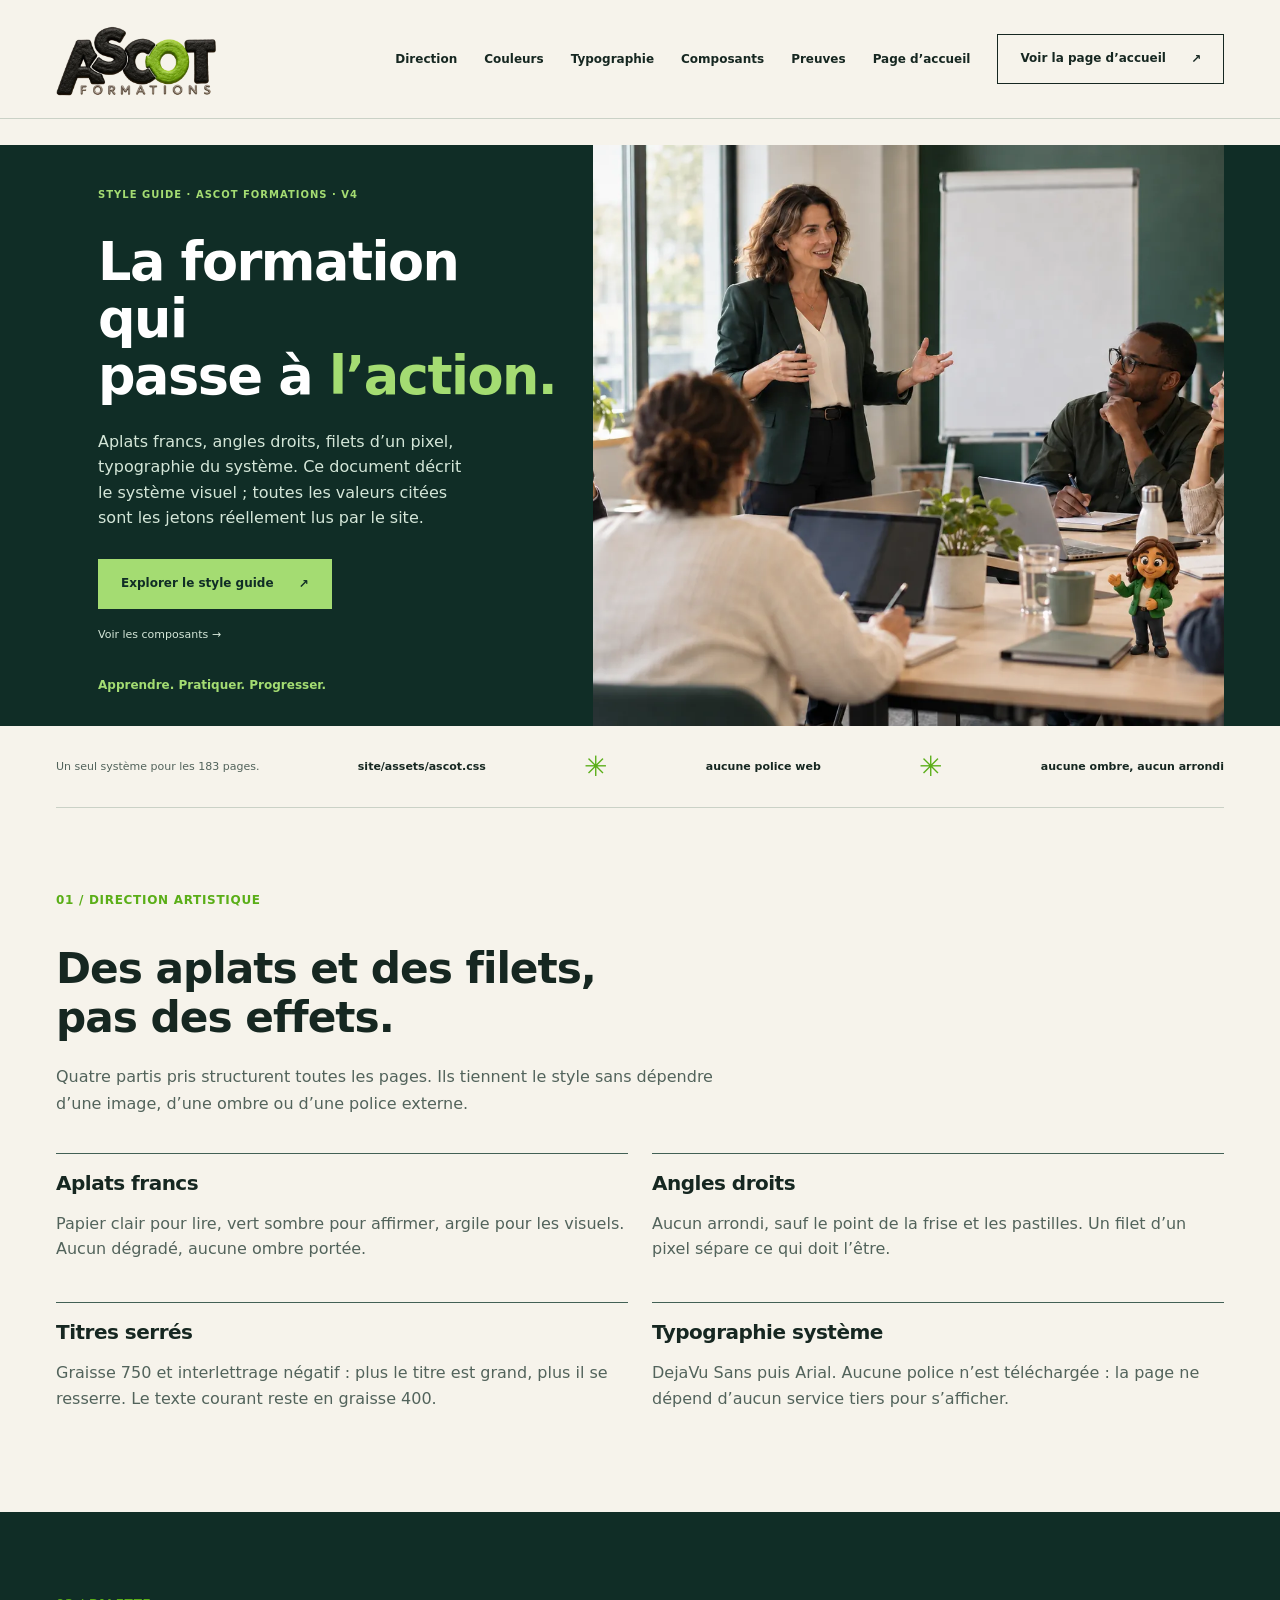
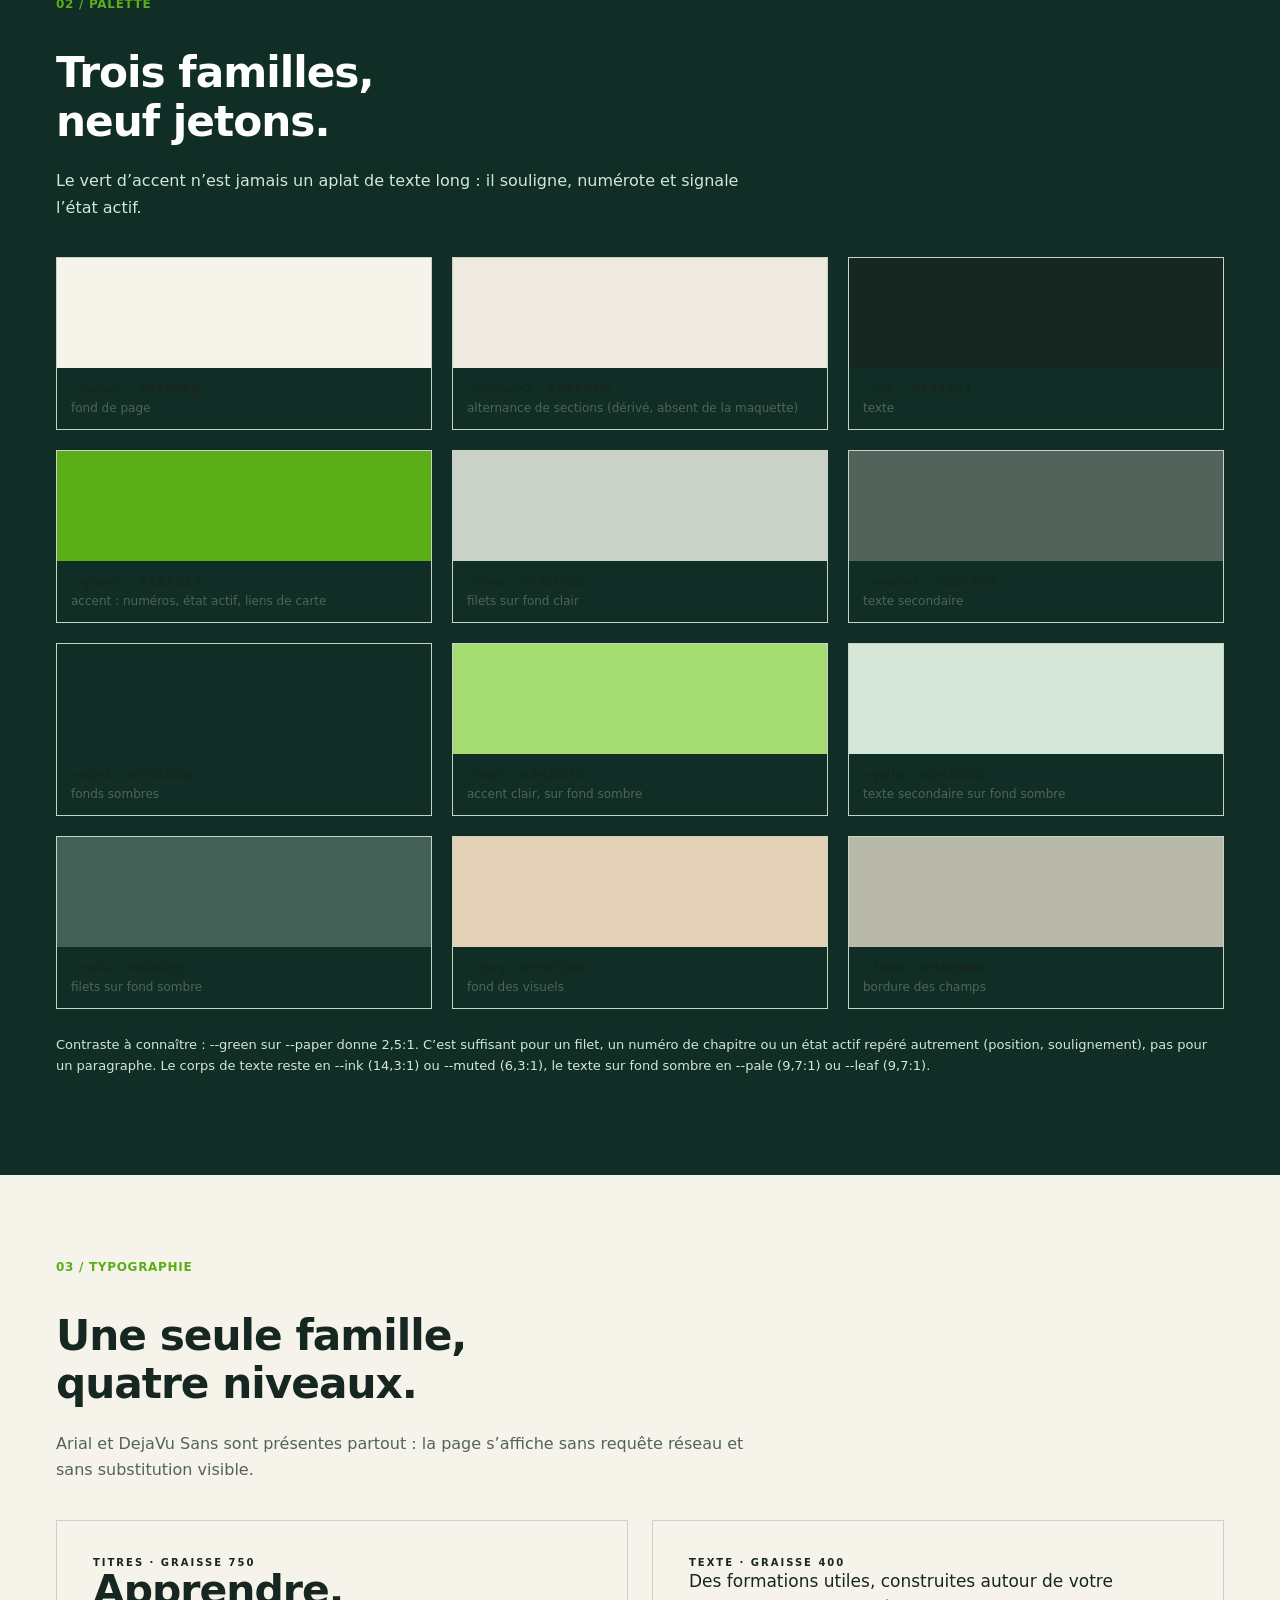
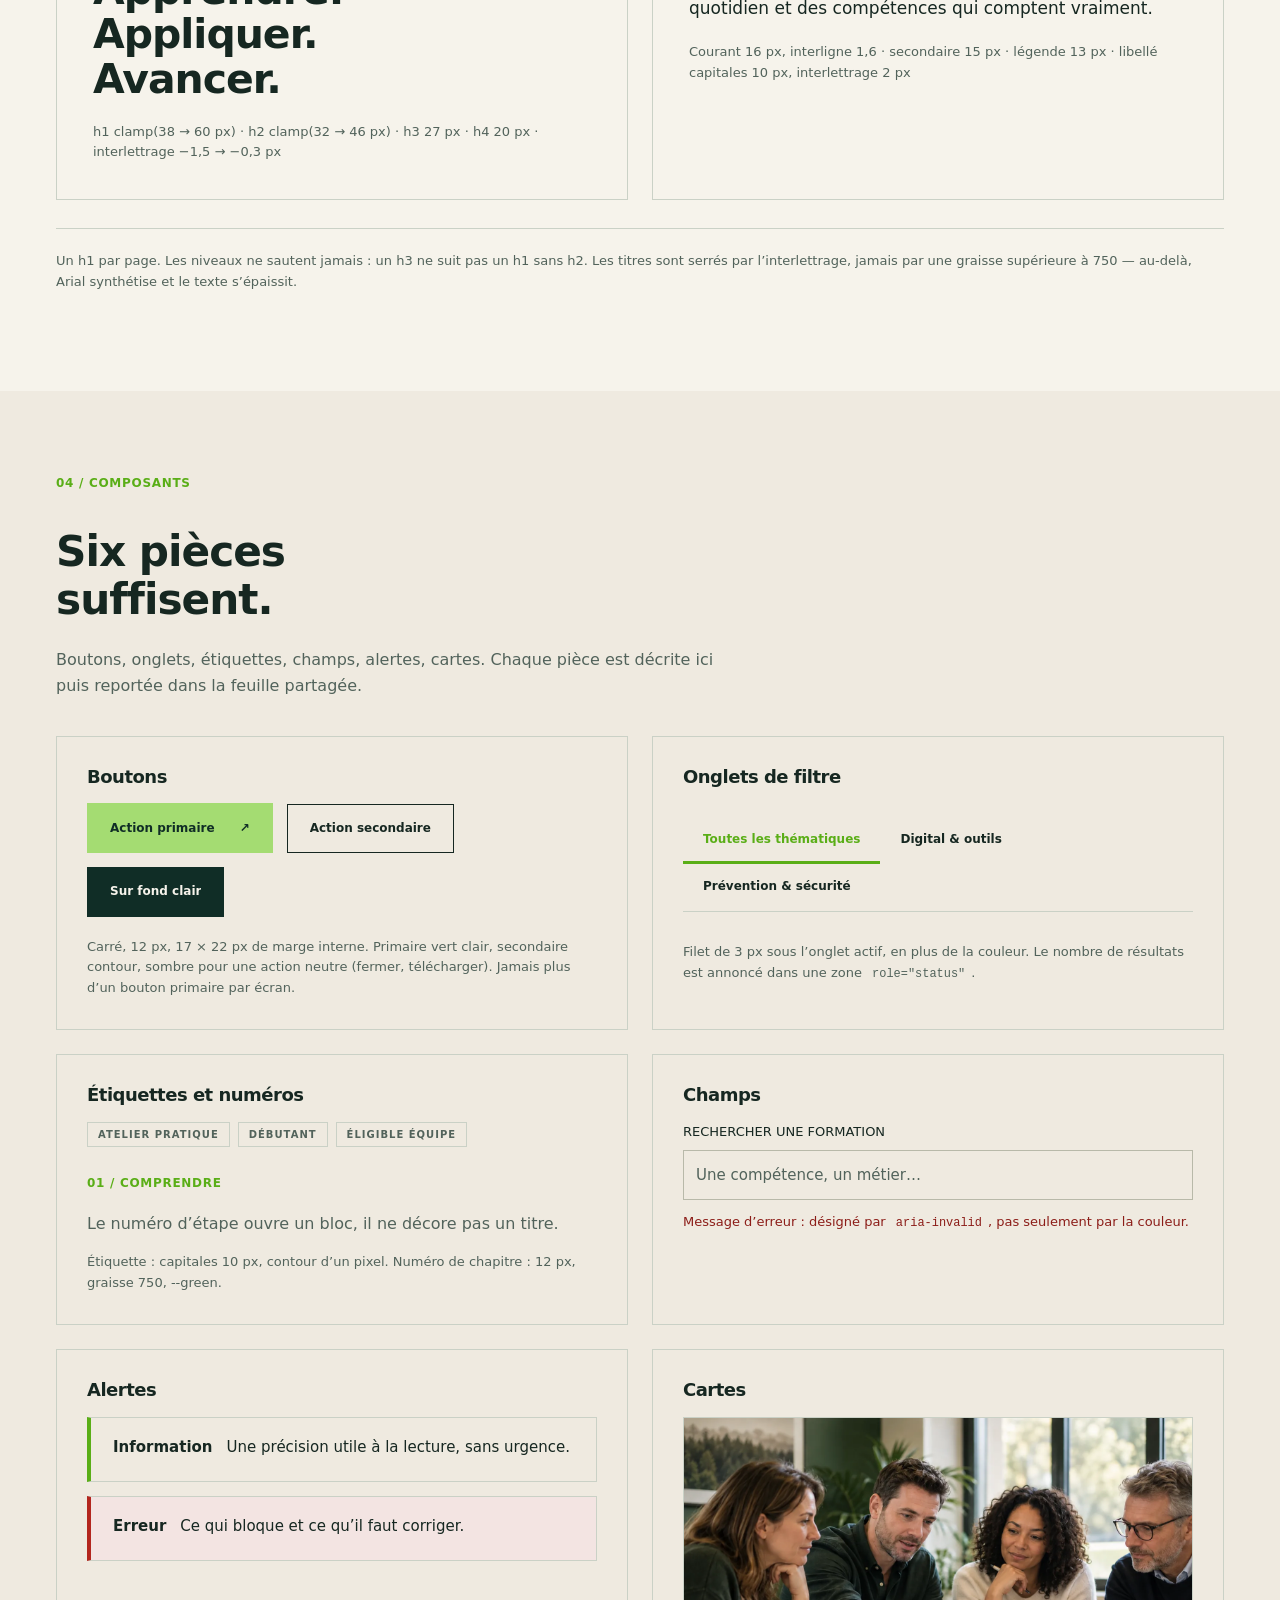
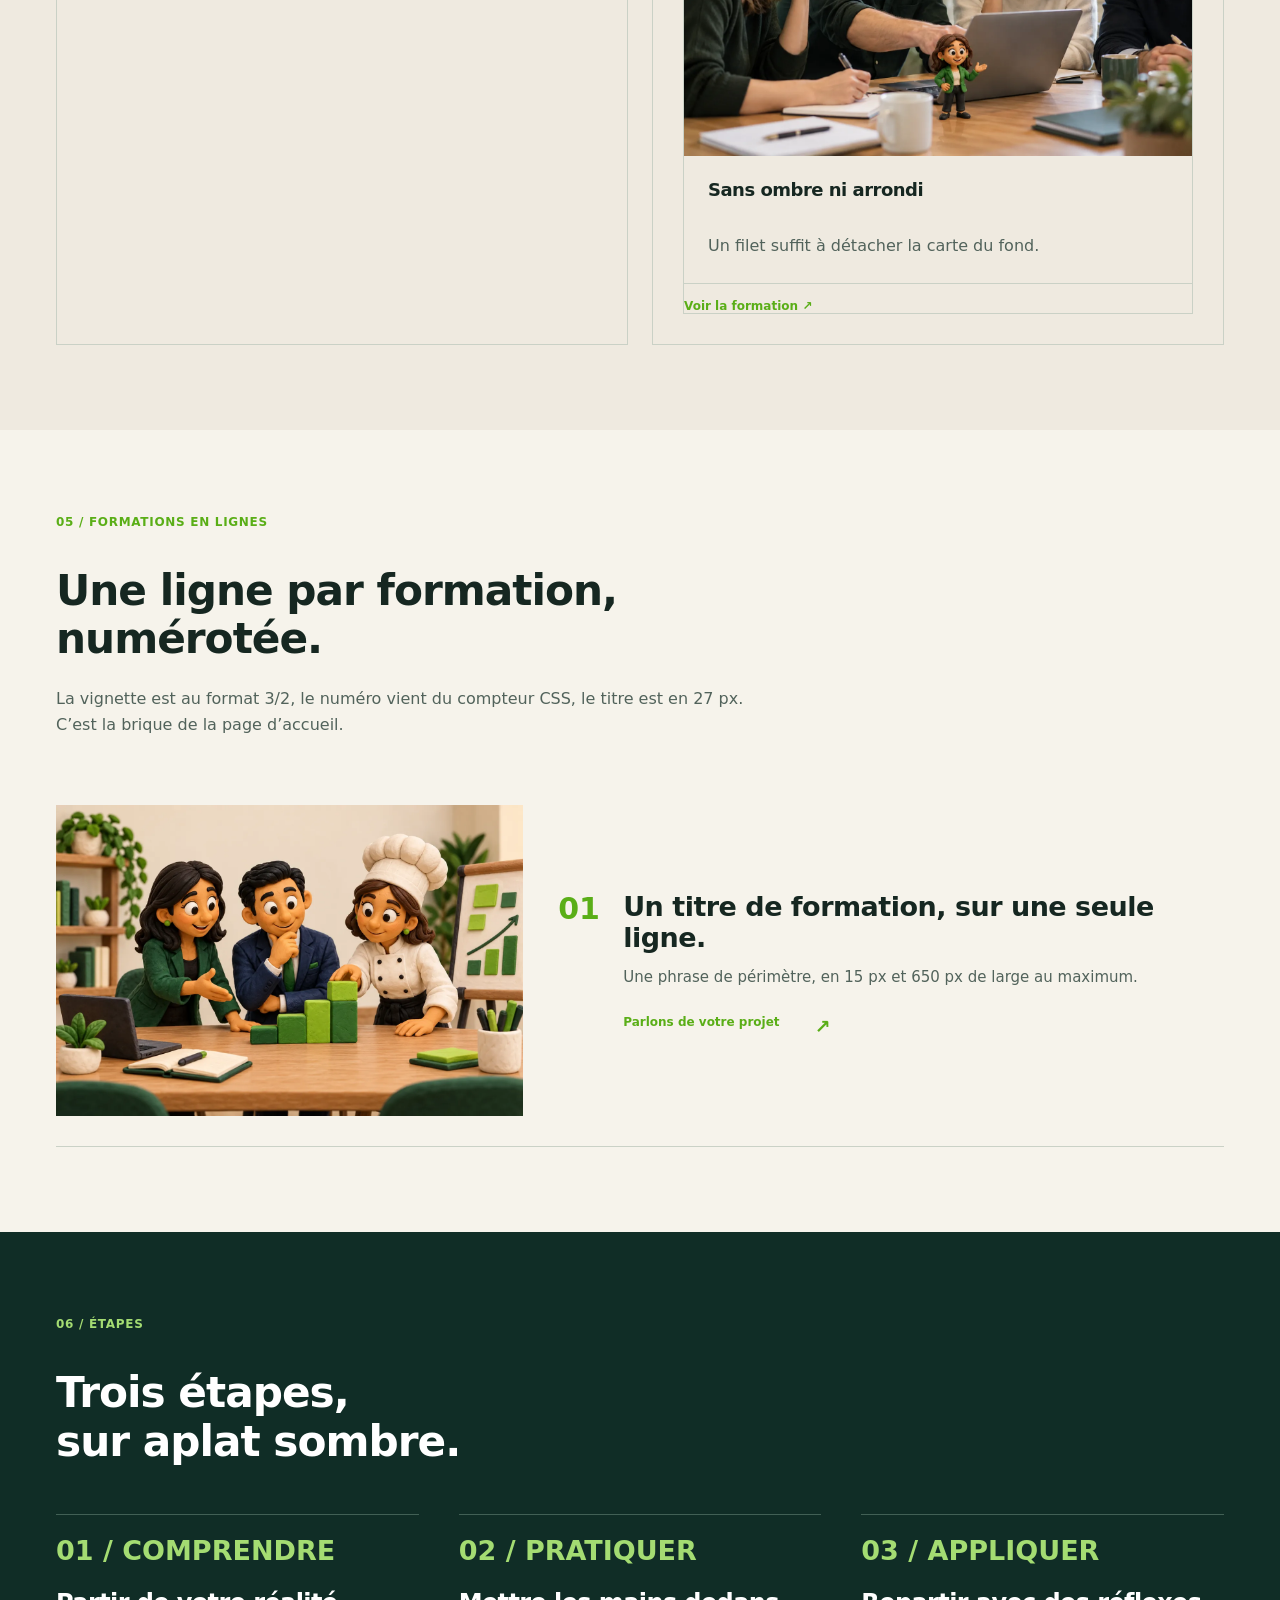
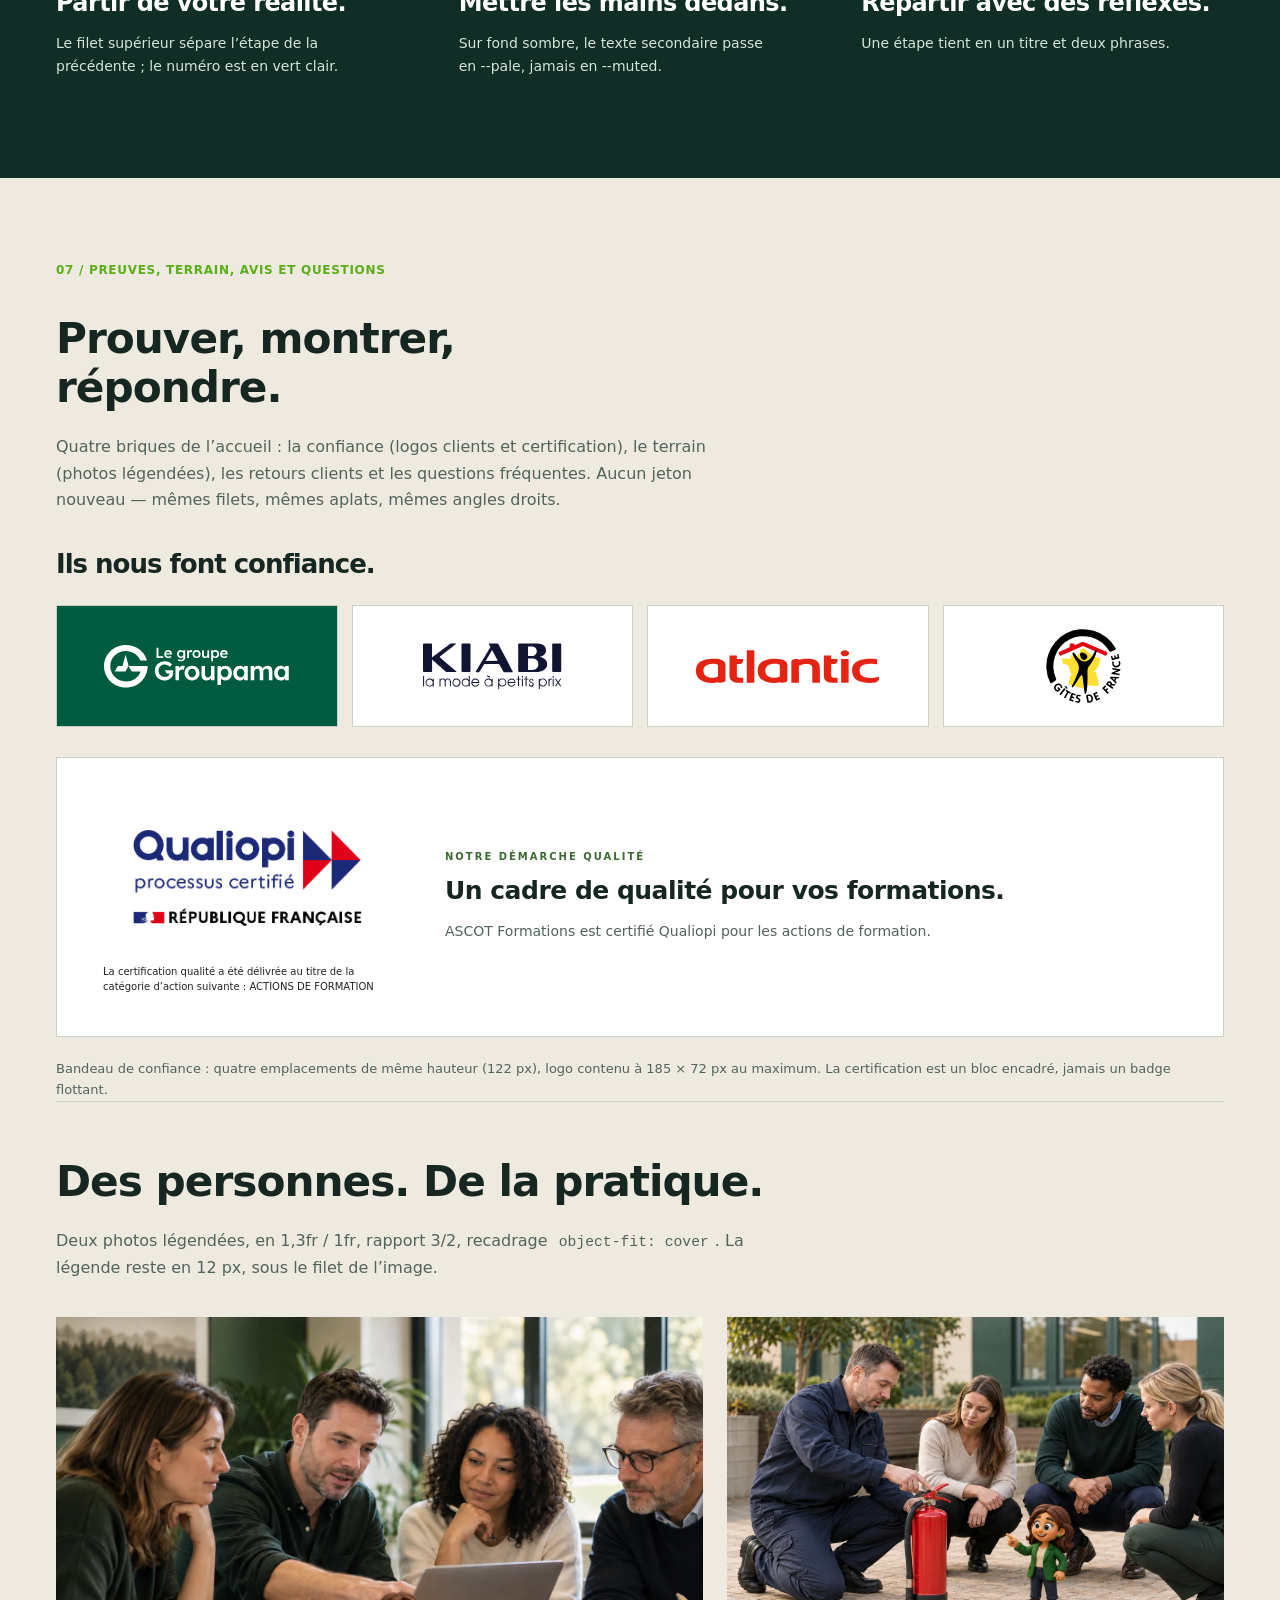
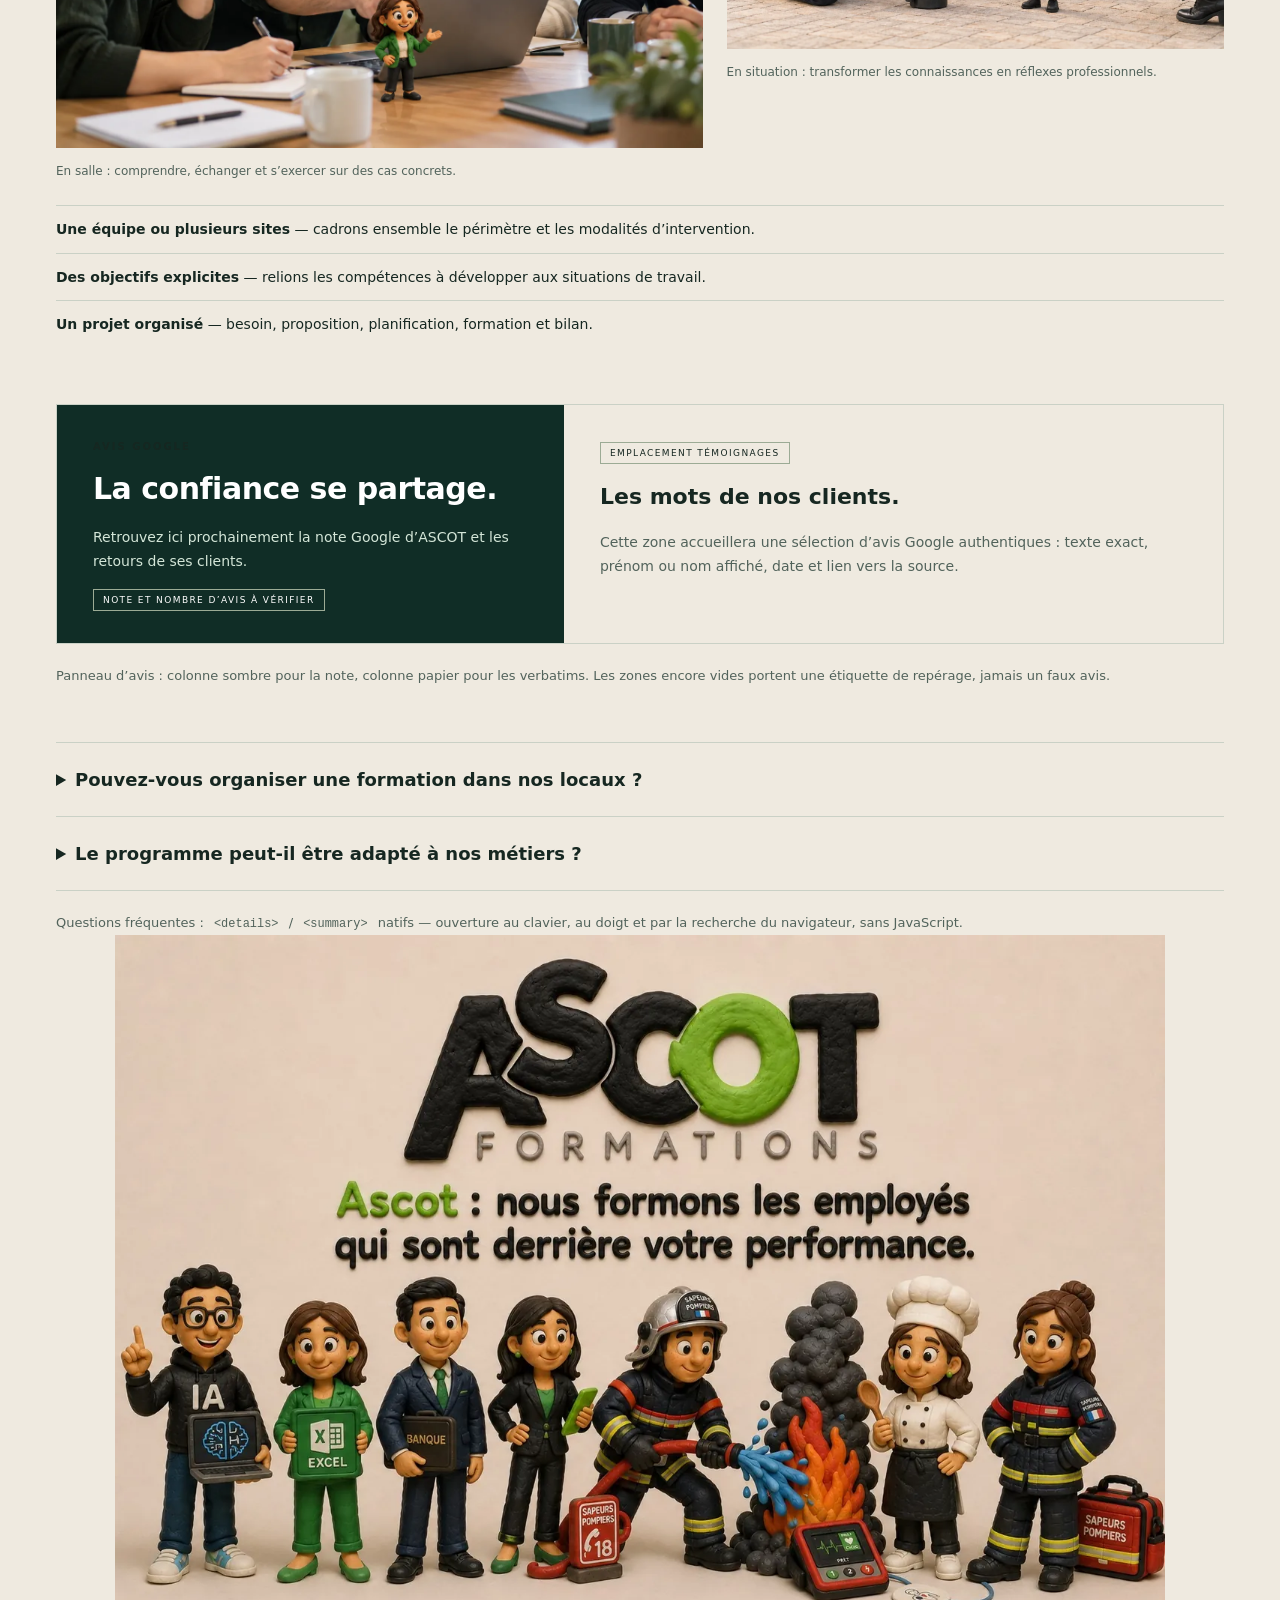
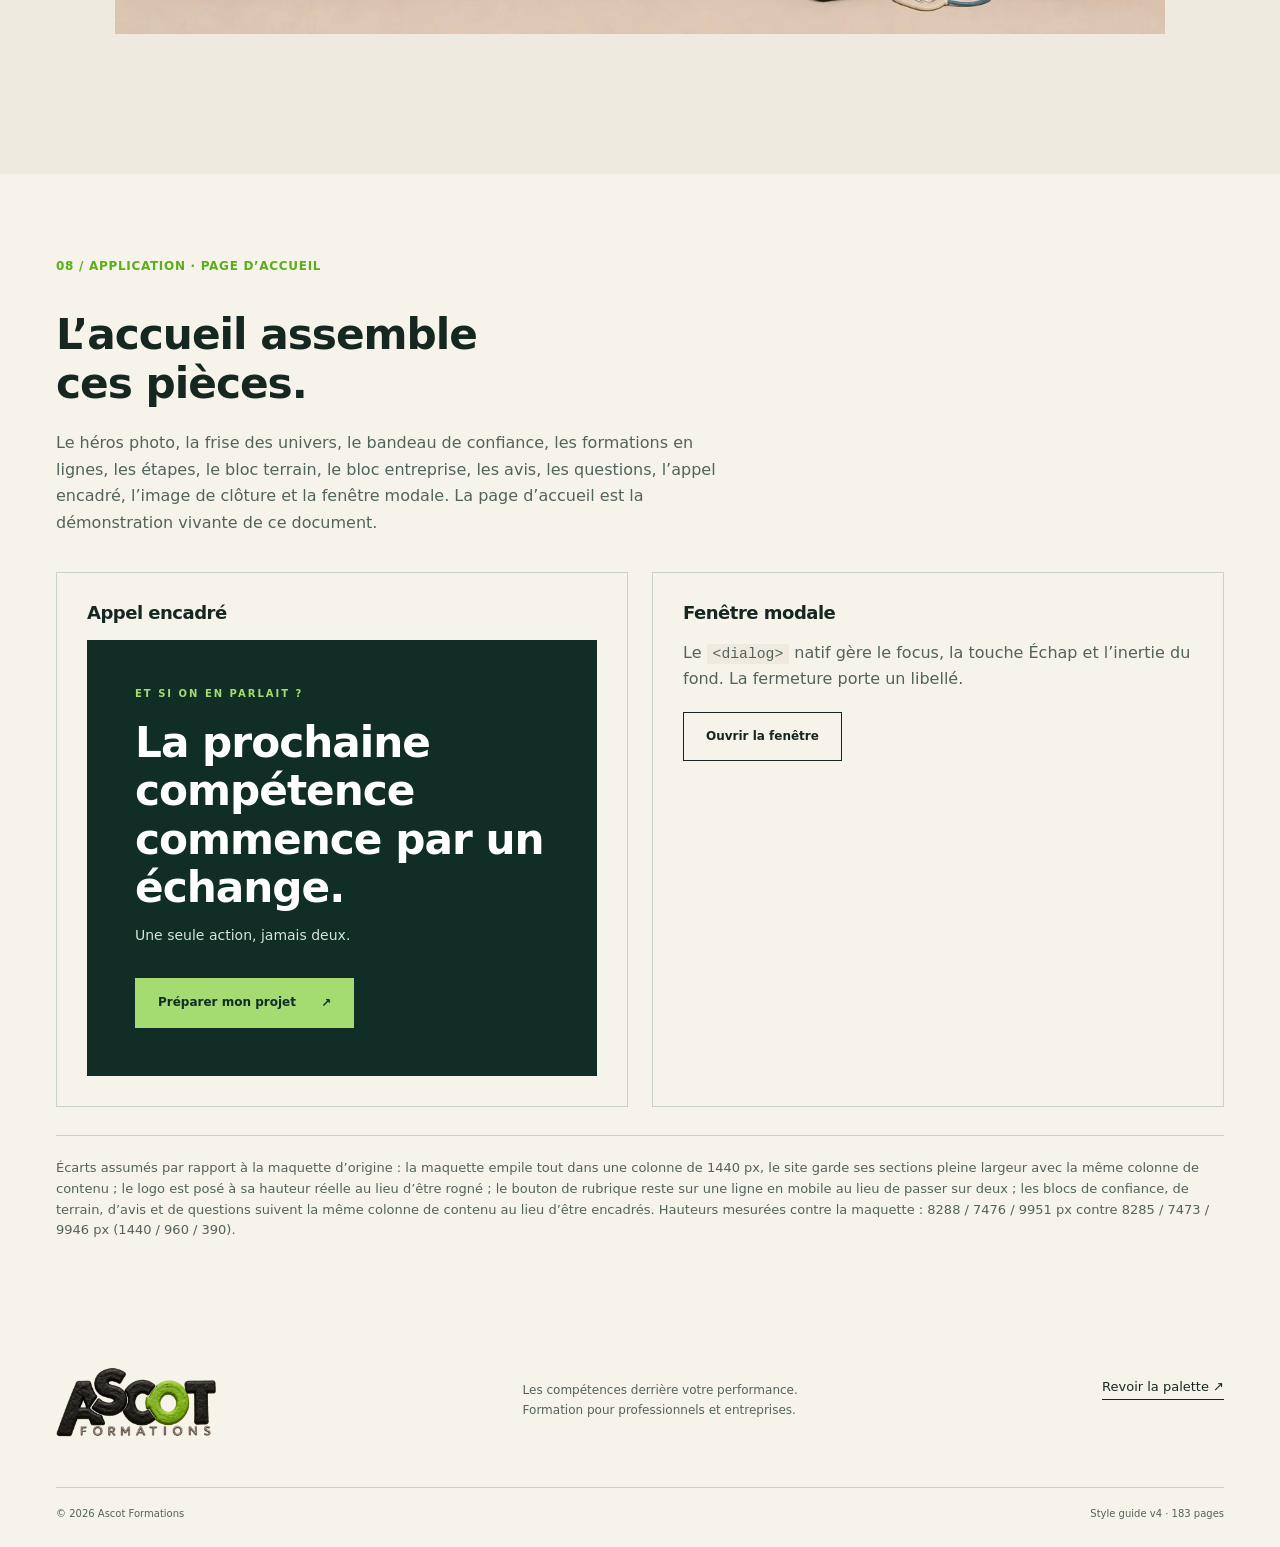
<file: specs/Styleguide_Ascot_Formations.html>
<!DOCTYPE html>
<html lang="fr"><head>
<meta charset="utf-8">
<meta name="viewport" content="width=device-width,initial-scale=1">
<title>Ascot Formations — Style guide</title>
<link rel="stylesheet" href="../site/assets/ascot.css">
<style>
/* Styles de démonstration réservés à ce document.
   Le système visuel (jetons, navigation, boutons, héros, formations en lignes,
   étapes, cartes, pied de page, fenêtre modale) vit dans site/assets/ascot.css,
   la feuille partagée par toutes les pages. Rien ici n'est repris par le site. */
.tokens{display:grid;grid-template-columns:repeat(3,1fr);gap:20px}
.swatch{border:1px solid var(--line);color:var(--ink)}
.swatch .color{height:110px}
.swatch .label{padding:14px;font-size:12px;font-weight:750;letter-spacing:.4px}
.swatch small{display:block;font-size:12px;color:var(--muted);margin-top:5px;letter-spacing:0;font-weight:400}
.type-samples{display:grid;grid-template-columns:1fr 1fr;gap:24px}
.type-box{border:1px solid var(--line);padding:36px}
.type-box strong{display:block;font-weight:750;font-size:clamp(30px,3.2vw,44px);line-height:1.09;letter-spacing:-1px}
.type-box p{margin:20px 0 0}
.frames{display:grid;grid-template-columns:1fr 1fr;gap:24px}
.frame{border:1px solid var(--line);padding:30px}
.frame h3{font-size:18px;margin-bottom:16px}
.notes{font-size:15px;padding-left:20px;color:var(--muted);max-width:820px}
.notes li{margin:12px 0;line-height:1.7}
.demo-note{margin:22px 0 0;font-size:13px;color:var(--muted)}
/* Section 07 : les briques de l’accueil, montrées telles quelles. On neutralise
   seulement l’espacement vertical des sections du site, déjà porté par ce document. */
#preuves section{padding:0}
#preuves section + section{margin-top:56px}
.principes{display:grid;grid-template-columns:repeat(2,1fr);gap:24px}
.principe{border-top:1px solid var(--rule);padding-top:18px}
.principe h3{font-size:20px;margin-bottom:8px}
@media(max-width:960px){
  .tokens{grid-template-columns:1fr 1fr}
  .type-samples,.frames,.principes{grid-template-columns:1fr}
}
@media(max-width:580px){
  .tokens{grid-template-columns:1fr}
}
</style>
</head>
<body>

<div class="top"><nav class="shell">
  <a class="brand" href="#accueil"><img alt="Logo Ascot Formations" src="../site/assets/ascot-logo-v1.webp"></a>
  <div class="links"><a href="#direction">Direction</a><a href="#couleurs">Couleurs</a><a href="#typographie">Typographie</a><a href="#composants">Composants</a><a href="#preuves">Preuves</a><a href="#accueil">Page d’accueil</a></div>
  <a class="nav-cta btn" href="#accueil"><span class="swap"><b>Voir la page d’accueil</b><b>Voir la page d’accueil</b></span><span>↗</span></a>
</nav></div>

<header class="hero" id="accueil">
  <div class="shell hero-grid">
    <div class="hero-copy">
      <div class="eyebrow">Style guide · Ascot Formations · v4</div>
      <h1>La formation qui<br>passe à <em>l’action.</em></h1>
      <p>Aplats francs, angles droits, filets d’un pixel, typographie du système. Ce document décrit le système visuel ; toutes les valeurs citées sont les jetons réellement lus par le site.</p>
      <div class="hero-actions">
        <a class="btn" href="#couleurs"><span class="swap"><b>Explorer le style guide</b><b>Explorer le style guide</b></span><span>↗</span></a>
        <a class="text-link" href="#composants">Voir les composants →</a>
      </div>
      <div class="hero-foot">Apprendre. Pratiquer. Progresser.</div>
    </div>
    <div class="hero-photo"><img alt="Session de formation professionnelle en groupe avec une petite mascotte en pâte à modeler" width="1440" height="960" src="../site/assets/ascot-photo-session-clay-v2.webp"></div>
  </div>
</header>

<div class="shell">
  <div class="ribbon">
    <span>Un seul système pour les 183 pages.</span>
    <b>site/assets/ascot.css</b>
    <span class="asterisk" aria-hidden="true">✳</span>
    <b>aucune police web</b>
    <span class="asterisk" aria-hidden="true">✳</span>
    <b>aucune ombre, aucun arrondi</b>
  </div>
</div>

<section id="direction">
  <div class="shell">
    <div class="chapter-number">01 / DIRECTION ARTISTIQUE</div>
    <div class="section-head">
      <h2>Des aplats et des filets,<br>pas des effets.</h2>
      <p>Quatre partis pris structurent toutes les pages. Ils tiennent le style sans dépendre d’une image, d’une ombre ou d’une police externe.</p>
    </div>
    <div class="principes">
      <div class="principe"><h3>Aplats francs</h3><p>Papier clair pour lire, vert sombre pour affirmer, argile pour les visuels. Aucun dégradé, aucune ombre portée.</p></div>
      <div class="principe"><h3>Angles droits</h3><p>Aucun arrondi, sauf le point de la frise et les pastilles. Un filet d’un pixel sépare ce qui doit l’être.</p></div>
      <div class="principe"><h3>Titres serrés</h3><p>Graisse 750 et interlettrage négatif : plus le titre est grand, plus il se resserre. Le texte courant reste en graisse 400.</p></div>
      <div class="principe"><h3>Typographie système</h3><p>DejaVu Sans puis Arial. Aucune police n’est téléchargée : la page ne dépend d’aucun service tiers pour s’afficher.</p></div>
    </div>
  </div>
</section>

<section class="band" id="couleurs">
  <div class="shell">
    <div class="chapter-number">02 / PALETTE</div>
    <div class="section-head">
      <h2>Trois familles,<br>neuf jetons.</h2>
      <p>Le vert d’accent n’est jamais un aplat de texte long : il souligne, numérote et signale l’état actif.</p>
    </div>
    <div class="tokens">
      <div class="swatch"><div class="color" style="background:#F6F3EB"></div><div class="label">--paper · #F6F3EB<small>fond de page</small></div></div>
      <div class="swatch"><div class="color" style="background:#EFEAE0"></div><div class="label">--paper-2 · #EFEAE0<small>alternance de sections (dérivé, absent de la maquette)</small></div></div>
      <div class="swatch"><div class="color" style="background:#162721"></div><div class="label">--ink · #162721<small>texte</small></div></div>
      <div class="swatch"><div class="color" style="background:#5AAE17"></div><div class="label">--green · #5AAE17<small>accent : numéros, état actif, liens de carte</small></div></div>
      <div class="swatch"><div class="color" style="background:#CAD1C6"></div><div class="label">--line · #CAD1C6<small>filets sur fond clair</small></div></div>
      <div class="swatch"><div class="color" style="background:#52635B"></div><div class="label">--muted · #52635B<small>texte secondaire</small></div></div>
      <div class="swatch"><div class="color" style="background:#102D26"></div><div class="label">--dark · #102D26<small>fonds sombres</small></div></div>
      <div class="swatch"><div class="color" style="background:#A4DC72"></div><div class="label">--leaf · #A4DC72<small>accent clair, sur fond sombre</small></div></div>
      <div class="swatch"><div class="color" style="background:#D4E6D8"></div><div class="label">--pale · #D4E6D8<small>texte secondaire sur fond sombre</small></div></div>
      <div class="swatch"><div class="color" style="background:#426055"></div><div class="label">--rule · #426055<small>filets sur fond sombre</small></div></div>
      <div class="swatch"><div class="color" style="background:#E5D1B8"></div><div class="label">--clay · #E5D1B8<small>fond des visuels</small></div></div>
      <div class="swatch"><div class="color" style="background:#B8B9A9"></div><div class="label">--field · #B8B9A9<small>bordure des champs</small></div></div>
    </div>
    <p class="small" style="margin-top:26px;color:#D4E6D8">Contraste à connaître : --green sur --paper donne 2,5:1. C’est suffisant pour un filet, un numéro de chapitre ou un état actif repéré autrement (position, soulignement), pas pour un paragraphe. Le corps de texte reste en --ink (14,3:1) ou --muted (6,3:1), le texte sur fond sombre en --pale (9,7:1) ou --leaf (9,7:1).</p>
  </div>
</section>

<section id="typographie">
  <div class="shell">
    <div class="chapter-number">03 / TYPOGRAPHIE</div>
    <div class="section-head">
      <h2>Une seule famille,<br>quatre niveaux.</h2>
      <p>Arial et DejaVu Sans sont présentes partout : la page s’affiche sans requête réseau et sans substitution visible.</p>
    </div>
    <div class="type-samples">
      <div class="type-box">
        <div class="eyebrow">Titres · graisse 750</div>
        <strong>Apprendre.<br>Appliquer.<br>Avancer.</strong>
        <p class="small" style="color:var(--muted);margin-top:20px">h1 clamp(38 → 60 px) · h2 clamp(32 → 46 px) · h3 27 px · h4 20 px · interlettrage −1,5 → −0,3 px</p>
      </div>
      <div class="type-box">
        <div class="eyebrow">Texte · graisse 400</div>
        <p style="font-size:17px;color:var(--ink);line-height:1.6;margin:0">Des formations utiles, construites autour de votre quotidien et des compétences qui comptent vraiment.</p>
        <p class="small" style="color:var(--muted);margin-top:20px">Courant 16 px, interligne 1,6 · secondaire 15 px · légende 13 px · libellé capitales 10 px, interlettrage 2 px</p>
      </div>
    </div>
    <p class="rule small" style="color:var(--muted)">Un h1 par page. Les niveaux ne sautent jamais : un h3 ne suit pas un h1 sans h2. Les titres sont serrés par l’interlettrage, jamais par une graisse supérieure à 750 — au-delà, Arial synthétise et le texte s’épaissit.</p>
  </div>
</section>

<section id="composants" class="mist">
  <div class="shell">
    <div class="chapter-number">04 / COMPOSANTS</div>
    <div class="section-head">
      <h2>Six pièces<br>suffisent.</h2>
      <p>Boutons, onglets, étiquettes, champs, alertes, cartes. Chaque pièce est décrite ici puis reportée dans la feuille partagée.</p>
    </div>
    <div class="frames">

      <div class="frame">
        <h3>Boutons</h3>
        <div class="cta-actions">
          <button class="btn" type="button"><span class="swap"><b>Action primaire</b><b>Action primaire</b></span><span>↗</span></button>
          <button class="btn secondary" type="button"><span class="swap"><b>Action secondaire</b><b>Action secondaire</b></span></button>
          <button class="btn dark" type="button"><span class="swap"><b>Sur fond clair</b><b>Sur fond clair</b></span></button>
        </div>
        <p class="small" style="color:var(--muted);margin:20px 0 0">Carré, 12 px, 17 × 22 px de marge interne. Primaire vert clair, secondaire contour, sombre pour une action neutre (fermer, télécharger). Jamais plus d’un bouton primaire par écran.</p>
      </div>

      <div class="frame">
        <h3>Onglets de filtre</h3>
        <div class="filters">
          <button class="filter active" type="button" aria-pressed="true">Toutes les thématiques</button>
          <button class="filter" type="button" aria-pressed="false">Digital &amp; outils</button>
          <button class="filter" type="button" aria-pressed="false">Prévention &amp; sécurité</button>
        </div>
        <p class="small" style="color:var(--muted);margin:10px 0 0">Filet de 3 px sous l’onglet actif, en plus de la couleur. Le nombre de résultats est annoncé dans une zone <code>role="status"</code>.</p>
      </div>

      <div class="frame">
        <h3>Étiquettes et numéros</h3>
        <div class="tags-row" style="margin-top:0">
          <span class="tag">Atelier pratique</span>
          <span class="tag">Débutant</span>
          <span class="tag">Éligible équipe</span>
        </div>
        <p style="margin-top:22px"><span class="step-num">01 / Comprendre</span><br>Le numéro d’étape ouvre un bloc, il ne décore pas un titre.</p>
        <p class="small" style="color:var(--muted);margin:16px 0 0">Étiquette : capitales 10 px, contour d’un pixel. Numéro de chapitre : 12 px, graisse 750, --green.</p>
      </div>

      <div class="frame">
        <h3>Champs</h3>
        <label class="small" style="display:block;color:var(--ink)">RECHERCHER UNE FORMATION
          <input class="field" placeholder="Une compétence, un métier…" style="margin-top:8px">
        </label>
        <p class="field-msg error" style="margin-top:12px">Message d’erreur : désigné par <code>aria-invalid</code>, pas seulement par la couleur.</p>
      </div>

      <div class="frame">
        <h3>Alertes</h3>
        <div class="alert alert-info" role="status"><strong>Information</strong><p>Une précision utile à la lecture, sans urgence.</p></div>
        <div class="alert alert-error" role="alert" style="margin-top:14px"><strong>Erreur</strong><p>Ce qui bloque et ce qu’il faut corriger.</p></div>
      </div>

      <div class="frame">
        <h3>Cartes</h3>
        <div class="card">
          <div class="card-media" style="min-height:150px"><img alt="" src="../site/assets/ascot-photo-atelier-clay-v2.webp"></div>
          <div class="card-body"><h3>Sans ombre ni arrondi</h3><p>Un filet suffit à détacher la carte du fond.</p></div>
          <div class="card-footer"><a href="#composants">Voir la formation <span aria-hidden="true">↗</span></a></div>
        </div>
      </div>

    </div>
  </div>
</section>

<section id="formations">
  <div class="shell">
    <div class="chapter-number">05 / FORMATIONS EN LIGNES</div>
    <div class="section-head">
      <h2>Une ligne par formation,<br>numérotée.</h2>
      <p>La vignette est au format 3/2, le numéro vient du compteur CSS, le titre est en 27 px. C’est la brique de la page d’accueil.</p>
    </div>
    <div class="courses">
      <article class="course">
        <div class="course-art"><img alt="" src="../site/assets/ascot-metiers-v1.webp"></div>
        <div class="course-body">
          <h3>Un titre de formation, sur une seule ligne.</h3>
          <p>Une phrase de périmètre, en 15 px et 650 px de large au maximum.</p>
          <a href="#formations">Parlons de votre projet <span aria-hidden="true">↗</span></a>
        </div>
      </article>
    </div>
  </div>
</section>

<section class="approach">
  <div class="shell">
    <div class="chapter-number">06 / ÉTAPES</div>
    <div class="section-head">
      <h2>Trois étapes,<br>sur aplat sombre.</h2>
    </div>
    <div class="steps">
      <div class="step"><span class="number">01 / COMPRENDRE</span><h3>Partir de votre réalité.</h3><p>Le filet supérieur sépare l’étape de la précédente ; le numéro est en vert clair.</p></div>
      <div class="step"><span class="number">02 / PRATIQUER</span><h3>Mettre les mains dedans.</h3><p>Sur fond sombre, le texte secondaire passe en --pale, jamais en --muted.</p></div>
      <div class="step"><span class="number">03 / APPLIQUER</span><h3>Repartir avec des réflexes.</h3><p>Une étape tient en un titre et deux phrases.</p></div>
    </div>
  </div>
</section>

<section id="preuves" class="mist">
  <div class="shell">
    <div class="chapter-number">07 / PREUVES, TERRAIN, AVIS ET QUESTIONS</div>
    <div class="section-head">
      <h2>Prouver, montrer,<br>répondre.</h2>
      <p>Quatre briques de l’accueil : la confiance (logos clients et certification), le terrain (photos légendées), les retours clients et les questions fréquentes. Aucun jeton nouveau — mêmes filets, mêmes aplats, mêmes angles droits.</p>
    </div>

    <section class="trust" aria-label="Bandeau de confiance">
      <div class="trust-top">
        <h2>Ils nous font confiance.</h2>
      </div>
      <div class="client-list">
        <div class="client-slot client-logo groupama"><img alt="Groupama" src="../site/assets/logo-groupama.svg"></div>
        <div class="client-slot client-logo kiabi"><img alt="Kiabi" src="../site/assets/logo-kiabi.svg"></div>
        <div class="client-slot client-logo atlantic"><img alt="Atlantic" src="../site/assets/logo-atlantic.svg"></div>
        <div class="client-slot client-logo gites-de-france"><img alt="Gîtes de France" src="../site/assets/logo-gites-de-france.svg"></div>
      </div>
      <aside class="quality-band" aria-label="Certification Qualiopi">
        <div class="quality-logo">
          <img alt="Qualiopi — Processus certifié" src="../site/assets/logo-qualiopi-officiel.png">
          <p class="quality-category">La certification qualité a été délivrée au titre de la catégorie d’action suivante : ACTIONS DE FORMATION</p>
        </div>
        <div class="quality-copy">
          <div class="eyebrow">Notre démarche qualité</div>
          <h3>Un cadre de qualité pour vos formations.</h3>
          <p>ASCOT Formations est certifié Qualiopi pour les actions de formation.</p>
        </div>
      </aside>
      <p class="demo-note">Bandeau de confiance : quatre emplacements de même hauteur (122 px), logo contenu à 185 × 72 px au maximum. La certification est un bloc encadré, jamais un badge flottant.</p>
    </section>

    <section class="field-section" aria-label="Bloc terrain">
      <div class="section-head">
        <h2>Des personnes. De la pratique.</h2>
        <p>Deux photos légendées, en 1,3fr / 1fr, rapport 3/2, recadrage <code>object-fit: cover</code>. La légende reste en 12 px, sous le filet de l’image.</p>
      </div>
      <div class="field-grid">
        <figure>
          <div class="training-photo"><img alt="Atelier collaboratif autour des outils numériques" src="../site/assets/ascot-photo-atelier-clay-v2.webp"></div>
          <figcaption>En salle : comprendre, échanger et s’exercer sur des cas concrets.</figcaption>
        </figure>
        <figure>
          <div class="training-photo"><img alt="Sensibilisation à la sécurité incendie" src="../site/assets/ascot-photo-securite-clay-v2.webp"></div>
          <figcaption>En situation : transformer les connaissances en réflexes professionnels.</figcaption>
        </figure>
      </div>
      <ul class="enterprise-points">
        <li><b>Une équipe ou plusieurs sites</b> — cadrons ensemble le périmètre et les modalités d’intervention.</li>
        <li><b>Des objectifs explicites</b> — relions les compétences à développer aux situations de travail.</li>
        <li><b>Un projet organisé</b> — besoin, proposition, planification, formation et bilan.</li>
      </ul>
    </section>

    <section class="review-section" aria-label="Panneau d’avis">
      <div class="review-panel">
        <div class="review-summary">
          <div class="eyebrow">Avis Google</div>
          <h3>La confiance se partage.</h3>
          <p>Retrouvez ici prochainement la note Google d’ASCOT et les retours de ses clients.</p>
          <span class="placeholder-label">Note et nombre d’avis à vérifier</span>
        </div>
        <div class="review-copy">
          <span class="placeholder-label">Emplacement témoignages</span>
          <h3>Les mots de nos clients.</h3>
          <p>Cette zone accueillera une sélection d’avis Google authentiques : texte exact, prénom ou nom affiché, date et lien vers la source.</p>
        </div>
      </div>
      <p class="demo-note">Panneau d’avis : colonne sombre pour la note, colonne papier pour les verbatims. Les zones encore vides portent une étiquette de repérage, jamais un faux avis.</p>
    </section>

    <section class="faq-section" aria-label="Questions fréquentes">
      <div class="faq-list">
        <details>
          <summary>Pouvez-vous organiser une formation dans nos locaux ?</summary>
          <p>Précisez le lieu, le thème, le nombre de participants et les équipements disponibles. Ces éléments permettent de définir les modalités de la session avec vous.</p>
        </details>
        <details>
          <summary>Le programme peut-il être adapté à nos métiers ?</summary>
          <p>Vos objectifs, les outils utilisés et les situations rencontrées au travail servent de point de départ pour construire un parcours adapté. <a href="#preuves">Échangeons sur votre situation.</a></p>
        </details>
      </div>
      <p class="demo-note">Questions fréquentes : <code>&lt;details&gt;</code> / <code>&lt;summary&gt;</code> natifs — ouverture au clavier, au doigt et par la recherche du navigateur, sans JavaScript.</p>
      <figure class="closing-universe">
        <img alt="L’univers original Ascot : logo et petits personnages en pâte à modeler" src="../site/assets/ascot-equipe.webp">
      </figure>
    </section>
  </div>
</section>

<section id="apercu">
  <div class="shell">
    <div class="chapter-number">08 / APPLICATION · PAGE D’ACCUEIL</div>
    <div class="section-head">
      <h2>L’accueil assemble<br>ces pièces.</h2>
      <p>Le héros photo, la frise des univers, le bandeau de confiance, les formations en lignes, les étapes, le bloc terrain, le bloc entreprise, les avis, les questions, l’appel encadré, l’image de clôture et la fenêtre modale. La page d’accueil est la démonstration vivante de ce document.</p>
    </div>
    <div class="frames">
      <div class="frame">
        <h3>Appel encadré</h3>
        <div class="contact" style="margin:0">
          <div><div class="eyebrow">Et si on en parlait ?</div><h2>La prochaine compétence<br>commence par un échange.</h2><p>Une seule action, jamais deux.</p></div>
          <button class="btn" type="button" data-demo-dialog><span class="swap"><b>Préparer mon projet</b><b>Préparer mon projet</b></span><span aria-hidden="true">↗</span></button>
        </div>
      </div>
      <div class="frame">
        <h3>Fenêtre modale</h3>
        <p style="color:var(--muted)">Le <code>&lt;dialog&gt;</code> natif gère le focus, la touche Échap et l’inertie du fond. La fermeture porte un libellé.</p>
        <p style="margin-top:20px"><button class="btn secondary" type="button" data-demo-dialog><span class="swap"><b>Ouvrir la fenêtre</b><b>Ouvrir la fenêtre</b></span></button></p>
      </div>
    </div>
    <p class="rule small" style="color:var(--muted)">Écarts assumés par rapport à la maquette d’origine : la maquette empile tout dans une colonne de 1440 px, le site garde ses sections pleine largeur avec la même colonne de contenu ; le logo est posé à sa hauteur réelle au lieu d’être rogné ; le bouton de rubrique reste sur une ligne en mobile au lieu de passer sur deux ; les blocs de confiance, de terrain, d’avis et de questions suivent la même colonne de contenu au lieu d’être encadrés. Hauteurs mesurées contre la maquette : 8288 / 7476 / 9951 px contre 8285 / 7473 / 9946 px (1440 / 960 / 390).</p>
  </div>
</section>

<dialog class="dialog" id="demo-dialog" aria-labelledby="demo-dialog-titre">
  <button class="close" type="button" data-demo-close aria-label="Fermer">×</button>
  <div class="eyebrow">Démonstration</div>
  <h2 id="demo-dialog-titre">Préparons votre projet.</h2>
  <p>Une phrase d’introduction, deux champs, une action. Rien de plus.</p>
  <form class="form" onsubmit="return false">
    <label for="demo-entreprise">Votre entreprise
      <input class="field" id="demo-entreprise" type="text">
    </label>
    <label for="demo-besoin">Votre besoin
      <textarea class="field" id="demo-besoin" rows="3" placeholder="Thématique, personnes à former, objectif…"></textarea>
    </label>
    <button class="btn dark" type="submit"><span class="swap"><b>Télécharger mon brief</b><b>Télécharger mon brief</b></span><span aria-hidden="true">↓</span></button>
  </form>
</dialog>

<footer class="footer">
  <div class="shell">
    <div class="footer-brand">
      <a class="brand" href="#accueil"><img alt="Ascot Formations" src="../site/assets/ascot-logo-v1.webp"></a>
      <p>Les compétences derrière votre performance.<br>Formation pour professionnels et entreprises.</p>
      <a class="text-link" href="#couleurs">Revoir la palette <span aria-hidden="true">↗</span></a>
    </div>
    <div class="footer-bottom">
      <span>© 2026 Ascot Formations</span>
      <span>Style guide v4 · 183 pages</span>
    </div>
  </div>
</footer>

<script>
(function(){
  var fenetre = document.getElementById('demo-dialog');
  document.querySelectorAll('[data-demo-dialog]').forEach(function(b){ b.addEventListener('click', function(){ fenetre.showModal(); }); });
  document.querySelectorAll('[data-demo-close]').forEach(function(b){ b.addEventListener('click', function(){ fenetre.close(); }); });
  fenetre.addEventListener('click', function(e){ if (e.target === fenetre) fenetre.close(); });
})();
</script>
</body>
</html>
</file>
<file: site/assets/ascot.css>
/* ============================================================================
   ASCOT FORMATIONS — FEUILLE DE STYLE PARTAGÉE
   ----------------------------------------------------------------------------
   Source unique du système visuel, référencée par toutes les pages :
     <link rel="stylesheet" href="/assets/ascot.css">

   Direction artistique : la maquette de la page d'accueil fait référence.
   Elle repose sur quatre partis pris tenus partout :
     · des aplats francs (papier, sombre, argile) et aucun dégradé ;
     · des angles droits et des filets d'un pixel, aucune ombre portée ;
     · des titres serrés en graisse 750, des libellés capitales espacées ;
     · la typographie du système (DejaVu Sans puis Arial) : aucune police web.

   Démonstration et documentation vivante : specs/Styleguide_Ascot_Formations.html
   Règle : toute évolution de jeton ou de composant se décide dans le styleguide,
   puis se reporte ici. Les pages ne contiennent aucun CSS de composant.

   Sommaire
     1. Jetons              2. Base                 3. Barre de navigation
     4. Boutons             5. Titres               6. Héros
     7. Frise et chapitres  8. Formations en lignes  9. Étapes de l'approche
    10. Bloc média + texte 11. Appels à l'action    12. Cartes et contenus
    13. Preuve chiffrée    14. Formulaires et alertes  15. Pied de page
    16. Fenêtre modale     17. Placeholders         18. Utilitaires
    19. Responsive
   ============================================================================ */

/* ============================================================
   1. JETONS
   ============================================================ */
:root{
  /* Couleurs */
  --paper:#F6F3EB;       /* fond de page */
  --paper-2:#EFEAE0;     /* variation de --paper, pour alterner deux sections claires */
  --ink:#162721;         /* texte */
  --green:#5AAE17;       /* accent : numéros, filets actifs, liens de carte */
  --line:#CAD1C6;        /* filets et bordures sur fond clair */
  --muted:#52635B;       /* texte secondaire */
  --dark:#102D26;        /* fonds sombres */
  --leaf:#A4DC72;        /* accent clair, sur fond sombre */
  --pale:#D4E6D8;        /* texte secondaire sur fond sombre */
  --rule:#426055;        /* filets et bordures sur fond sombre */
  --clay:#E5D1B8;        /* fond des visuels */
  --field:#B8B9A9;       /* bordure des champs de formulaire */
  --focus:#719322;      /* anneau de focus */
  --white:#fff;
  /* Géométrie */
  --shell:1440px;        /* largeur maximale de la colonne de contenu */
  --pad:56px;            /* marge latérale de la colonne */
  --pill:500px;          /* rayon complet, réservé aux pastilles rondes (points) */
}

/* ============================================================
   2. BASE
   ============================================================ */
*{box-sizing:border-box}
html{scroll-behavior:smooth;scroll-padding-top:26px}
body{margin:0;background:var(--paper);color:var(--ink);font-family:"DejaVu Sans",Arial,sans-serif;font-size:16px;font-weight:400}
a{color:inherit;text-decoration:none}
button{font:inherit;cursor:pointer}
img{display:block;max-width:100%}
/* Un élément retiré par [hidden] doit le rester même quand son composant porte un
   `display` explicite (.card, .course…). Sans cette règle, un filtre qui masque une
   carte par script reste sans effet visible. */
[hidden]{display:none!important}
:focus-visible{outline:3px solid var(--focus);outline-offset:5px}
.shell{max-width:var(--shell);margin:auto;padding:0 var(--pad)}

/* ============================================================
   3. BARRE DE NAVIGATION
   Barre pleine largeur séparée par un filet, logo à gauche, rubriques au centre
   droit, action à droite. Elle défile avec la page : rien n'est fixé à l'écran.
   ============================================================ */
.top{background:var(--paper);border-bottom:1px solid var(--line)}
.top nav{height:118px;display:flex;align-items:center;gap:27px}
.brand{display:flex;align-items:center;flex:0 0 auto}
.brand img{height:83px;width:auto}
.links{display:flex;gap:27px;margin-left:auto;font-size:12px;font-weight:600}
.links a{color:var(--ink);transition:color .2s}
.links a:hover,.links a:focus-visible,.links a[aria-current="page"]{color:var(--green)}
.nav-cta{margin-left:0}

/* ============================================================
   4. BOUTONS
   Primitive carrée : 1 px de contour, 17 px de marge interne, libellé en 12 px.
   Le primaire est un aplat vert clair, le secondaire un contour.
   Le libellé glisse au survol (.swap) : mécanique conservée, la feuille ne fait
   que le rendu.
   ============================================================ */
.btn{position:relative;display:inline-flex;align-items:center;gap:25px;background:var(--leaf);border:1px solid var(--leaf);color:var(--dark);font-size:12px;font-weight:600;padding:17px 22px;border-radius:0;white-space:nowrap;transition:background-color .2s,border-color .2s,color .2s}
.btn:hover,.btn:focus-visible{background:#8FC94D;border-color:#8FC94D;color:var(--dark)}
.btn.secondary{background:transparent;border:1px solid var(--ink);color:var(--ink)}
.btn.secondary:hover,.btn.secondary:focus-visible{background:var(--dark);border-color:var(--dark);color:var(--paper)}
.btn.dark{background:var(--dark);border-color:var(--dark);color:var(--paper)}
.btn.dark:hover,.btn.dark:focus-visible{background:#454B2C;border-color:#454B2C;color:var(--paper)}
.nav-cta{padding:17px 22px;font-size:12px;background:transparent;border-color:var(--ink);color:var(--ink)}
.nav-cta:hover,.nav-cta:focus-visible{background:var(--dark);border-color:var(--dark);color:var(--paper)}
.swap{position:relative;display:inline-block;height:1.1em;line-height:1.1em;overflow:hidden;vertical-align:bottom}
.swap b{display:block;font-weight:inherit;transition:transform .35s cubic-bezier(.65,0,.35,1)}
.swap b:nth-child(2){position:absolute;left:0;top:100%}
.btn:hover .swap b,.btn:focus-visible .swap b{transform:translateY(-100%)}
/* Boutons posés sur un fond sombre : le primaire reste vert clair, le secondaire
   passe en contour clair. */
.band .btn.secondary,.cta .btn.secondary,.contact .btn.secondary,.hero .btn.secondary,.approach .btn.secondary,.footer .btn.secondary{border-color:var(--rule);color:var(--white)}
.band .btn.secondary:hover,.cta .btn.secondary:hover,.contact .btn.secondary:hover,.hero .btn.secondary:hover,.approach .btn.secondary:hover,.band .btn.secondary:focus-visible,.cta .btn.secondary:focus-visible{background:var(--leaf);border-color:var(--leaf);color:var(--dark)}

/* ============================================================
   5. TITRES
   Graisse 750 et interlettrage négatif : les titres se serrent quand ils grandissent.
   ============================================================ */
h1,h2,h3,h4{margin:0;font-weight:750;color:inherit;overflow-wrap:break-word}
h1{font-size:clamp(38px,4.1vw,60px);line-height:1.09;letter-spacing:-1.5px;max-width:1050px}
h2{font-size:clamp(32px,3.3vw,46px);line-height:1.15;letter-spacing:-1px;max-width:700px}
h3{font-size:27px;line-height:1.15;letter-spacing:-.5px}
h4{font-size:20px;line-height:1.25;letter-spacing:-.3px}
p{line-height:1.6;color:var(--muted);font-size:16px}
.eyebrow{display:flex;align-items:center;gap:9px;font-size:10px;font-weight:700;letter-spacing:2px;text-transform:uppercase;color:var(--ink)}
.dot{width:7px;height:7px;border-radius:var(--pill);background:var(--green);display:inline-block;flex:0 0 auto}
.text-link{font-size:13px;border-bottom:1px solid;padding-bottom:5px}
.small{font-size:13px;line-height:1.6}
.spec{font-size:11px;font-weight:750;letter-spacing:1px;text-transform:uppercase;color:var(--muted)}
.source{font-size:12px;color:var(--muted)}

/* ============================================================
   6. HÉROS
   Deux colonnes : le discours sur l'aplat sombre, le visuel en argile.
   La hauteur minimale tient la composition même quand le texte est court.
   ============================================================ */
.hero{background:var(--dark);color:var(--white);margin-top:26px;min-height:570px;text-align:left}
.hero-grid{display:grid;grid-template-columns:46% 54%;min-height:570px}
.hero-copy{display:flex;flex-direction:column;align-items:flex-start;padding:42px 34px 34px 42px;min-width:0}
.hero-copy h1{color:var(--white);margin:30px 0 24px}
.hero h1 em,.hero h1 span{font-style:normal;color:var(--leaf)}
.hero p{font-size:16px;color:var(--pale);max-width:380px;margin:0}
.hero-actions{display:flex;flex-direction:column;align-items:flex-start;gap:19px;margin:28px 0 32px}
.hero .text-link{color:var(--pale);font-size:11px;border:0}
.hero .eyebrow{color:var(--leaf);justify-content:flex-start;letter-spacing:1px;line-height:1.6}
.hero-foot{color:var(--leaf);font-size:12px;font-weight:700;margin-top:auto}
.hero-art{background:var(--clay);min-height:100%;display:flex;align-items:center;overflow:hidden}
.hero-art img{width:100%;height:auto;object-fit:contain}
/* Héros de page intérieure : le discours occupe toute la colonne. */
.hero.compact .hero-copy{max-width:820px}
/* Les enfants du héros sont des éléments flex : sans `min-width:0`, la largeur
   minimale d'un mot long (min-content) l'emporte sur la colonne et déborde. */
.hero-copy > *{min-width:0}
.meta{display:flex;flex-wrap:wrap;gap:10px;font-size:12px;font-weight:600;color:var(--pale)}
.meta span{border:1px solid var(--rule);padding:8px 14px}
.crumbs{display:flex;flex-wrap:wrap;gap:9px;align-items:center;font-size:12px;color:var(--pale)}
.crumbs a{color:var(--pale);transition:color .2s}
.crumbs a:hover{color:var(--leaf)}
.crumbs span[aria-hidden]{opacity:.5}

/* ============================================================
   7. FRISE ET CHAPITRES
   La frise annonce les univers sur un filet ; le numéro de chapitre ouvre
   chaque section. Ni l'une ni l'autre n'est un lien : ce sont des repères.
   ============================================================ */
.ribbon{display:flex;justify-content:space-between;align-items:center;gap:25px;border-bottom:1px solid var(--line);padding:24px 0;font-size:11px}
.ribbon b{font-weight:700}
.ribbon span{color:var(--muted)}
.ribbon .asterisk{font-size:28px;color:var(--green)}
.chapter-number{color:var(--green);font-size:12px;font-weight:750;letter-spacing:.7px;margin-bottom:38px}

/* ============================================================
   8. FORMATIONS EN LIGNES
   Une ligne par formation : vignette 3/2 à gauche, texte à droite, filet de
   séparation, numéro posé en marge du texte. Les onglets filtrent la liste.
   ============================================================ */
.filters,.pills{display:flex;flex-wrap:wrap;gap:0;border-bottom:1px solid var(--line)}
.filters{margin:30px 0}
.filter,.pill{border:0;border-bottom:3px solid transparent;border-radius:0;background:transparent;color:var(--ink);font-size:12px;font-weight:650;padding:15px 20px}
.filter:hover,.pill:hover{color:var(--green)}
.filter.active,.pill.active{color:var(--green);border-bottom-color:var(--green)}
.courses{display:flex;flex-direction:column;counter-reset:course}
.course{display:grid;grid-template-columns:40% 1fr;gap:35px;align-items:center;border-bottom:1px solid var(--line);padding:30px 0;counter-increment:course}
.course-art{aspect-ratio:3/2;overflow:hidden;background:transparent}
.course-art img{width:100%;height:100%;object-fit:cover}
.course-body{position:relative;padding:10px 0 3px 65px}
.course-body::before{content:"0" counter(course);position:absolute;left:0;top:10px;font-size:30px;font-weight:750;color:var(--green)}
.course h3{font-size:27px;margin-bottom:12px}
.course p{font-size:15px;max-width:650px;margin:0 0 22px}
.course a{display:inline-flex;gap:35px;font-size:12px;font-weight:750;color:var(--green);padding:0;border:0}
.course a span{font-size:19px}

/* ============================================================
   9. ÉTAPES DE L'APPROCHE
   Trois colonnes numérotées sur aplat sombre.
   ============================================================ */
.approach{background:var(--dark);color:var(--white)}
.approach .chapter-number{color:var(--leaf)}
.approach .section-head{margin-bottom:48px}
.approach h2{max-width:900px}
.approach .section-head h2{max-width:900px}
.approach p{color:var(--pale)}
.steps{display:grid;grid-template-columns:repeat(3,1fr);gap:40px}
.step{border-top:1px solid var(--rule);padding-top:20px}
.number{font-size:27px;font-weight:750;color:var(--leaf)}
.step h3{font-size:24px;margin:24px 0 12px;letter-spacing:-.6px}
.step p{font-size:14px;line-height:1.7;max-width:310px}

/* ============================================================
   10. BLOC MÉDIA + TEXTE
   Deux colonnes : visuel à gauche, discours à droite. Sert la page d'accueil
   (.tail) et les mises en avant de pages piliers (.split, .newsletter-grid).
   ============================================================ */
.tail-grid,.split,.newsletter-grid{display:grid;grid-template-columns:1fr 1fr;gap:50px;align-items:center}
/* Le chapitre de ce bloc ouvre la section en amont du visuel : 60 px depuis le
   haut, puis 56 px avant la grille, soit le décalage de la maquette. */
.tail{padding-top:60px}
.tail .chapter-number{margin-bottom:56px}
.visual,.split-art,.newsletter-art{overflow:hidden}
.visual img,.split-art img,.newsletter-art img{width:100%;height:auto}
.tail h2,.visual h2{margin:22px 0}
.tail p,.split p{font-size:15px;line-height:1.7;max-width:390px}
.split .cta-actions{margin-top:32px}

/* ============================================================
   11. APPELS À L'ACTION
   Bloc sombre pleine largeur (.cta) ou bloc sombre encadré (.contact), dans
   lequel on ne met jamais plus d'une action.
   ============================================================ */
.cta,.contact{background:var(--dark);color:var(--white);display:flex;flex-wrap:wrap;justify-content:space-between;align-items:center;gap:35px;padding:48px}
.cta h2,.contact h2{max-width:650px;margin-top:0}
.cta p{color:var(--pale);font-size:14px;margin:14px 0 0}
/* La maquette laisse ce paragraphe sans interligne ni marge propre : on suit son rendu. */
.contact p{color:var(--pale);font-size:14px;line-height:normal;margin-bottom:0}
.cta .eyebrow,.contact .eyebrow{color:var(--leaf)}
.contact{margin-bottom:55px}
.contact h2{margin-top:20px}
.contact p{margin-bottom:0}
.contact p{line-height:normal}
.contact .btn,.cta .btn{white-space:nowrap;flex:0 0 auto}
.cta-actions{display:flex;gap:14px;flex-wrap:wrap;align-items:center}
.section-cta{text-align:center;margin-top:48px}

/* ============================================================
   12. CARTES ET CONTENUS
   Aucune ombre, aucun arrondi : un filet, une vignette, du texte.
   ============================================================ */
section{padding:85px 0}
/* Garde : `section` est un sélecteur d'élément. Toute <section> imbriquée (espace
   membre, panneaux) hériterait sinon de 85 px de padding. */
section section{padding:0;scroll-margin-top:0}
.section-head{display:block;margin-bottom:36px}
.section-head h2{max-width:950px}
.section-head p{max-width:690px;font-size:16px;line-height:1.65;margin-top:22px}
.section-head-center{text-align:center}
.section-head-center h2,.section-head-center p{margin-left:auto;margin-right:auto}
.grid{display:grid;grid-template-columns:repeat(3,1fr);gap:20px}
.grid-2{grid-template-columns:repeat(2,1fr)}
.grid-4{grid-template-columns:repeat(4,1fr)}
.band{background:var(--dark);color:var(--white)}
.band h2,.band h3,.band h4{color:var(--white)}
.band p{color:var(--pale)}
.band .eyebrow{color:var(--leaf)}
.mist{background:var(--paper-2)}
.card{display:flex;flex-direction:column;background:transparent;border:1px solid var(--line);overflow:hidden}
.card-media{min-height:220px;background:var(--clay);position:relative;overflow:hidden;display:flex;align-items:center;justify-content:center}
.card-media img{width:100%;height:100%;object-fit:cover;object-position:center}
.card-media.logo-img img{object-fit:contain;padding:34px}
.card-body{padding:24px;display:flex;flex-direction:column;flex:1}
.card-body h3{font-size:22px;margin-bottom:12px}
.card-body p{margin-bottom:0}
.card-footer{display:flex;align-items:center;justify-content:space-between;border-top:1px solid var(--line);margin-top:auto;padding-top:15px;font-size:12px;font-weight:750}
.card-footer a{color:var(--green)}
.card.wide{grid-column:1/-1;flex-direction:row;align-items:stretch}
.card.wide .card-media{flex:0 0 42%;min-height:300px}
.card.wide .card-media img{height:100%;object-fit:cover}
.card.wide .card-body{justify-content:center}
.card-media.cover{min-height:0;aspect-ratio:4/3;background:transparent;border-bottom:1px solid var(--line)}
.card-media.cover img{object-fit:contain;padding:26px}
.avatar-grid{display:grid;grid-template-columns:repeat(3,1fr);gap:20px}
.avatar-grid .card-media{min-height:0}
.avatar-grid .card-media img{aspect-ratio:4/5;object-fit:cover}
.component{background:transparent;border:1px solid var(--line);padding:30px 24px}
.component h3,.component h4{font-size:20px;margin-bottom:14px}
.route-grid{display:grid;grid-template-columns:repeat(3,1fr);gap:20px}
.route-card{display:flex;align-items:center;gap:18px;background:transparent;border:1px solid var(--line);padding:24px}
.route-card:hover{border-color:var(--green)}
.route-icon{width:48px;height:48px;flex:0 0 48px;object-fit:contain}
.route-card h3,.route-card h4{font-size:19px;margin:0}
.route-card .arrow{margin-left:auto;color:var(--green);font-weight:750;font-size:18px}
.icon-grid{display:grid;grid-template-columns:repeat(4,1fr);gap:18px}
.icon-box{background:transparent;border:1px solid var(--line);padding:26px 20px;text-align:center}
.icon-box img.icon{width:48px;height:48px;object-fit:contain;margin:0 auto 16px}
.icon-box h3,.icon-box h4{font-size:17px;margin-bottom:8px}
code{font-family:ui-monospace,SFMono-Regular,Menlo,monospace;font-size:.92em;background:var(--paper-2);padding:2px 6px;overflow-wrap:break-word}
ul.check{list-style:none;padding:0;margin:28px 0 0}
ul.check li{position:relative;padding-left:28px;margin:14px 0;color:var(--muted);font-size:16px;line-height:1.7}
ul.check li::before{content:"\2713";position:absolute;left:0;color:var(--green);font-weight:750}
.notes{font-size:15px}
.notes li{margin:12px 0;line-height:1.55}
.rule{border-top:1px solid var(--line);padding-top:22px;margin-top:28px}
.tags-row{display:flex;flex-wrap:wrap;gap:8px;margin-top:16px}
.tag{display:inline-block;background:transparent;border:1px solid var(--line);color:var(--muted);padding:6px 10px;font-size:10px;font-weight:700;letter-spacing:1px;text-transform:uppercase}
.tags-row .tag{background:transparent}
.step-num{display:inline-block;font-size:12px;font-weight:750;letter-spacing:.7px;text-transform:uppercase;color:var(--green);margin-bottom:18px}
.band .step-num,.approach .step-num{color:var(--leaf)}
.photo-guides{display:grid;grid-template-columns:1.2fr .8fr;gap:30px;align-items:center}
.photo-guides img{width:100%}
.faq{display:flex;flex-direction:column;gap:0;border-top:1px solid var(--line)}
.faq-item{border-bottom:1px solid var(--line);padding:22px 0}
.faq-item h3{font-size:20px;margin-bottom:10px}
.faq-item p:last-child{margin-bottom:0}
.mock{background:var(--paper-2)}
.mock .card{background:transparent}

/* ---------- Module interactif : saisie → résultat ---------- */
/* Quiz, test de maturité, calculateur, simulateur (bloc `module-interactif`).
   Le résultat est masqué par défaut (`[hidden]`) et révélé par le script de la page :
   la feuille ne porte que le rendu. */
.module{background:transparent;border:1px solid var(--line);padding:36px 32px}
.module-head{display:flex;align-items:center;justify-content:space-between;gap:16px;flex-wrap:wrap;margin-bottom:22px}
.module-head h3{margin:0}
.module-step{font-size:12px;font-weight:750;letter-spacing:.7px;text-transform:uppercase;color:var(--muted)}
.module-q{font-size:18px;font-weight:750;color:var(--ink);margin-bottom:16px}
.module-q:last-child{margin-bottom:0}
.module-opts{display:grid;gap:10px;margin-bottom:24px}
.module-opt{display:flex;align-items:center;gap:12px;border:1px solid var(--line);padding:14px 18px;font-size:15px;color:var(--muted);cursor:pointer;transition:border-color .2s,background .2s}
.module-opt:hover{border-color:var(--ink)}
.module-opt:has(input:checked){border-color:var(--green);background:var(--paper-2)}
.module-opt input{width:18px;height:18px;flex:0 0 auto;accent-color:var(--green)}
.module-fields{display:grid;grid-template-columns:repeat(auto-fit,minmax(180px,1fr));gap:16px;margin-bottom:24px}
.module-fields label{display:block;font-size:13px;font-weight:700;color:var(--ink);margin-bottom:8px}
.module-actions{display:flex;align-items:center;gap:16px;flex-wrap:wrap}
.module-result{border-top:1px solid var(--line);margin-top:28px;padding-top:28px}
.module-result[hidden]{display:none}
.module-score{font-weight:750;font-size:44px;line-height:1;letter-spacing:-1.5px;color:var(--ink)}
.module-verdict{font-size:16px;color:var(--muted);margin-top:14px}
.module-note{font-size:14px;color:var(--muted);margin-top:12px}

/* ---------- Agenda d'événements : chronologie datée ---------- */
.agenda{display:flex;flex-direction:column;gap:44px}
.agenda-head{display:flex;align-items:center;gap:14px;flex-wrap:wrap;margin-bottom:20px}
.agenda-head h3{margin:0}
.agenda-list{display:flex;flex-direction:column;gap:14px}
.agenda-item{display:flex;align-items:flex-start;gap:24px;background:transparent;border:1px solid var(--line);padding:24px}
.agenda-date{flex:0 0 auto;width:88px;text-align:center;background:var(--clay);padding:14px 8px}
.agenda-date b{display:block;font-size:28px;font-weight:750;line-height:1;color:var(--ink)}
.agenda-date span{display:block;margin-top:6px;font-size:11px;font-weight:700;letter-spacing:1px;text-transform:uppercase;color:var(--muted)}
.agenda-body{flex:1;min-width:0}
.agenda-body h3,.agenda-body h4{font-size:20px;margin-bottom:8px}
.agenda-meta{display:flex;gap:18px;flex-wrap:wrap;font-size:13px;color:var(--muted);margin-bottom:14px}
.agenda-action{flex:0 0 auto;align-self:center}
.agenda-item.is-past{background:var(--paper-2)}
.agenda-item.is-past .agenda-date{background:transparent;border:1px solid var(--line)}

/* ============================================================
   13. PREUVE CHIFFRÉE
   ============================================================ */
.stats{display:grid;grid-template-columns:repeat(3,1fr);gap:20px}
.stats-4{grid-template-columns:repeat(4,1fr)}
.stat{border:1px solid var(--rule);padding:32px 24px}
.band .stat,.approach .stat{border-color:var(--rule)}
.stat b{display:block;font-weight:750;font-size:52px;line-height:1;letter-spacing:-2px;color:var(--leaf)}
.stat span{display:block;margin-top:12px;font-size:14px;color:var(--pale);line-height:1.6}
.quote{display:flex;gap:32px;align-items:center;border:1px solid var(--rule);padding:36px;margin-top:24px}
.quote img{width:120px;height:120px;object-fit:cover;flex:0 0 120px}
.quote blockquote{margin:0 0 14px;font-weight:750;font-size:clamp(20px,2.2vw,26px);line-height:1.35;letter-spacing:-.6px;color:var(--white)}
.quote cite{font-style:normal;font-size:13px;font-weight:700;color:var(--leaf)}
.quote cite span{display:block;color:var(--pale);font-weight:400;margin-top:4px}

/* ============================================================
   14. FORMULAIRES ET ALERTES
   Champ carré à contour fin, libellé au-dessus, message d'erreur désigné par
   l'attribut `aria-invalid` autant que par la couleur.
   ============================================================ */
.field{display:block;width:100%;background:transparent;border:1px solid var(--field);border-radius:0;padding:12px;font:inherit;font-size:15px;color:var(--ink)}
.field::placeholder{color:var(--muted)}
.field:focus{outline:3px solid rgba(113,147,34,.45);border-color:var(--ink)}
.form{display:flex;flex-direction:column;gap:14px;margin-top:28px;max-width:460px}
.form label{display:block;font-size:13px;color:var(--ink);margin-bottom:16px}
.form label .field{margin-top:8px}
.form .btn{align-self:flex-start}
.form-note{font-size:13px;color:var(--muted);margin:0}
.consent{display:flex;gap:10px;align-items:flex-start;font-size:13px;line-height:1.5;color:var(--muted)}
.consent input{margin-top:2px;width:16px;height:16px;accent-color:var(--green)}
/* Alertes : le conteneur porte `role="status"` (information, succès) ou
   `role="alert"` (erreur). Chaque état porte une icône et un titre explicites. */
.alert{display:flex;min-width:0;align-items:flex-start;gap:14px;padding:18px 22px;border:1px solid var(--line);border-left:4px solid var(--muted);background:var(--paper-2);color:var(--ink);font-size:15px;line-height:1.55}
.alert strong{display:block;font-size:15px;font-weight:750;margin-bottom:4px;color:var(--ink)}
.alert p{margin:0;font-size:15px;line-height:1.55;color:inherit}
.alert .icon{flex:0 0 auto;width:22px;height:22px;margin-top:1px}
.alert a{color:inherit;text-decoration:underline}
/* Les enfants de l'alerte sont des éléments flex : sans `min-width:0`, un jeton
   long (URL, chemin) imposerait sa largeur minimale et ferait déborder le bloc. */
.alert > *{min-width:0}
.alert-error{border-left-color:#B3261E;background:#F3E4E2}
.alert-success{border-left-color:#4D7C0F;background:var(--paper-2)}
.alert-info{border-left-color:var(--green);background:var(--paper-2)}
.field[aria-invalid="true"]{border-color:#B3261E;background:#F3E4E2}
.field[aria-invalid="true"]:focus{outline-color:rgba(179,38,30,.45)}
.field-msg{font-size:13px;line-height:1.5;color:var(--muted);margin:0}
.field-msg.error{color:#8C1D18}

/* ============================================================
   15. PIED DE PAGE
   Sur le papier, séparé par un filet : marque à gauche, mots de la marque à
   droite, colonnes de liens, mentions en petits caractères.
   ============================================================ */
.footer{background:var(--paper);color:var(--ink);padding:0 0 28px}
.footer-brand{display:flex;justify-content:space-between;align-items:center;flex-wrap:wrap;gap:30px;padding:20px 0 45px}
.footer-brand .brand{align-self:flex-start}
.footer .qualiopi{height:46px;width:auto;display:block}
.footer .source{font-size:12px;color:var(--muted);max-width:340px}
.footer p{font-size:12px;line-height:1.6;color:var(--muted)}
.footer .text-link{margin-top:20px;align-self:flex-start}
.footer h4{font-size:11px;font-weight:750;letter-spacing:1px;text-transform:uppercase;color:var(--ink);margin-bottom:16px}
.footer-cols{display:grid;grid-template-columns:repeat(5,1fr);gap:28px;padding-bottom:44px}
.footer-col a{display:block;font-size:12px;color:var(--muted);margin:11px 0;transition:color .2s}
.footer-col a:hover{color:var(--green)}
.footer-bottom{border-top:1px solid var(--line);padding-top:20px;display:flex;justify-content:space-between;align-items:center;gap:20px;flex-wrap:wrap;font-size:10px;color:var(--muted)}
.footer-bottom a{color:var(--muted)}
.footer-bottom a:hover{color:var(--green)}
.footer-grid{display:grid;grid-template-columns:1.2fr 1fr 1fr 1fr;gap:36px;padding-bottom:44px}
.footer-links{display:flex;flex-direction:column;gap:12px;font-size:12px}
.footer-links a{color:var(--muted)}
.footer-links a:hover{color:var(--green)}

/* ============================================================
   16. FENÊTRE MODALE
   <dialog> natif : le focus, la touche Échap et l'inertie du fond sont gérés par
   le navigateur. La fermeture porte un libellé, jamais une croix seule.
   ============================================================ */
.dialog{border:1px solid var(--line);border-radius:0;padding:35px;width:calc(100% - 35px);max-width:480px;background:var(--paper);color:var(--ink)}
.dialog::backdrop{background:rgba(38,38,32,.5)}
.dialog h2{font-size:30px;color:var(--ink);margin:20px 0}
.dialog p{font-size:14px;line-height:1.7;color:var(--muted)}
.dialog .form{margin-top:20px;max-width:none;gap:0}
.dialog .form .btn{align-self:flex-start}
.close,.dialog-close{float:right;background:transparent;border:0;padding:0;font-size:24px;line-height:1;color:var(--ink)}
.close:hover,.dialog-close:hover{color:var(--green)}

/* ============================================================
   17. PLACEHOLDERS
   Repères de travail des pages en cours de rédaction. Ils disparaissent au fur
   et à mesure que le contenu arrive.
   ============================================================ */
.placeholder{border:1px dashed var(--line);min-height:270px;display:flex;flex-direction:column;justify-content:center;align-items:center;text-align:center;gap:8px;padding:26px;color:var(--muted);background:transparent}
.placeholder strong{font-size:19px;font-weight:750;color:var(--ink);max-width:380px}
.placeholder small{font-size:12px;line-height:1.45;color:var(--muted)}
/* Dans le héros sombre, les repères de rédaction passent en clair : sur le fond
   sombre, l'encre et le gris secondaire tomberaient sous 2,5:1. */
.hero .placeholder{border-color:rgba(255,255,255,.25);color:var(--pale)}
.hero .placeholder strong{color:var(--white)}

/* ============================================================
   18. UTILITAIRES
   ============================================================ */
.cross{display:block;width:100%;height:1px;background:var(--line);border:0;margin:0}

/* ============================================================
   19. RESPONSIVE
   Trois seuils : 1000 px (la colonne se resserre, le héros se rééquilibre),
   960 px (les grilles passent à deux colonnes), 700 px (tout s'empile).
   ============================================================ */
@media(min-width:1600px){
  .hero-grid{min-height:620px}
  .hero-copy h1{font-size:64px}
}
@media(max-width:1100px){
  .grid-4,.stats-4,.icon-grid{grid-template-columns:repeat(2,1fr)}
  .footer-cols{grid-template-columns:repeat(3,1fr)}
}
@media(max-width:1000px){
  :root{--pad:30px}
  h1{font-size:44px}
  .top nav{gap:16px}
  .links{gap:16px}
  .hero{min-height:550px}
  .hero-grid{grid-template-columns:48% 52%;min-height:550px}
  .hero-copy{padding:35px 25px}
  .hero .eyebrow{font-size:8px}
  .hero p{font-size:14px}
  .course h3{font-size:24px}
  .contact{padding:35px}
  .contact h2{font-size:34px}
}
@media(max-width:960px){
  .grid,.grid-2,.stats,.route-grid,.avatar-grid,.grid-4,.stats-4,.icon-grid{grid-template-columns:1fr 1fr}
  .footer-cols{grid-template-columns:repeat(2,1fr)}
  .card.wide{flex-direction:column}
  .card.wide .card-media{flex:auto;min-height:300px}
  .quote{flex-direction:column;text-align:center}
  .agenda-item{flex-wrap:wrap}
  .alert{padding:16px 18px}
}
@media(max-width:700px){
  :root{--pad:20px}
  section{padding:60px 0}
  .top nav{height:95px}
  .brand img{height:70px}
  .links{display:none}
  .nav-cta{margin-left:auto;padding:12px;font-size:10px;gap:8px}
  .hero{margin-top:15px}
  .hero-grid{display:flex;flex-direction:column}
  .hero-copy{padding:32px 27px}
  .hero-copy h1{font-size:46px;letter-spacing:-1px;margin:28px 0 20px}
  .hero p{font-size:15px}
  .hero-actions{margin-bottom:26px}
  .hero-art{min-height:0;display:block}
  .hero-art img{width:100%}
  .hero-foot{font-size:11px}
  .ribbon{justify-content:flex-start;gap:18px;flex-wrap:wrap}
  .ribbon span{display:none}
  .ribbon b{font-size:10px}
  .chapter-number{margin-bottom:27px;font-size:10px}
  .section-head p{font-size:14px}
  h2{font-size:32px}
  .filters{margin-bottom:10px}
  .filter,.pill{font-size:10px;padding:13px 10px}
  .course{display:flex;flex-direction:column;gap:22px}
  .course-art{width:100%}
  .course-body{padding:0 0 5px}
  .course-body::before{position:static;display:block;font-size:18px;margin-bottom:10px}
  .course h3{font-size:24px}
  .course p{font-size:14px;margin-bottom:15px}
  .course a{font-size:12px;gap:15px}
  .steps{grid-template-columns:1fr;gap:25px}
  .step h3{margin-top:17px}
  .step p{max-width:none}
  .tail-grid,.split,.newsletter-grid,.photo-guides{grid-template-columns:1fr;gap:25px}
  .tail{padding-top:58px}
  .tail .chapter-number{margin-bottom:61px}
  .tail h2{font-size:31px}
  .cta,.contact{display:block;padding:28px}
  .cta h2,.contact h2{font-size:29px}
  .cta .btn,.contact .btn{margin-top:26px}
  .cta p,.contact p{font-size:13px}
  .footer-brand{flex-wrap:wrap;align-items:flex-start}
  .footer-brand .brand{align-self:flex-start}
  .footer-cols{grid-template-columns:repeat(2,1fr);gap:20px}
  .footer p{font-size:11px}
  .footer .text-link{margin-top:0}
  .footer-bottom{font-size:9px}
}
@media(max-width:580px){
  .grid,.grid-2,.stats,.route-grid,.avatar-grid,.grid-4,.stats-4,.icon-grid,.footer-cols{grid-template-columns:1fr}
  .card-media{min-height:200px}
  .module{padding:28px 20px}
  .module-score{font-size:36px}
  .agenda-item{flex-direction:column;gap:18px}
  .agenda-date{width:auto;display:inline-flex;align-items:center;gap:10px;padding:10px 16px}
  .agenda-date b{font-size:20px}
  .agenda-date span{margin-top:0}
  .agenda-action{align-self:stretch}
}

/* ============================================================
   14. PREUVES, TERRAIN, AVIS ET QUESTIONS
   Les blocs de la version 4 de la maquette : références clients
   et démarche qualité, photos de terrain, avis clients, questions
   fréquentes, image de clôture. Valeurs reprises telles quelles.
   ============================================================ */

/* --- Visuel du héros : une photo qui remplit toute la colonne --- */
.hero-photo{background:#e4eadf;display:grid;grid-template-rows:1fr;overflow:hidden;min-height:270px}
.hero-photo img{width:100%;height:100%;min-height:270px;object-fit:cover;object-position:center}

/* --- Cadres photo : rapport 3/2, image recadrée pour remplir le cadre --- */
.training-photo{position:relative;overflow:hidden;min-width:0;background:#d9e1d4}
.training-photo>img{display:block;width:100%;height:100%;object-fit:cover;aspect-ratio:3/2}
.field-grid .training-photo{aspect-ratio:3/2}
.tail .training-photo{min-height:380px}
.tail .training-photo img{min-height:380px}

/* --- Étiquette d'un emplacement restant à compléter --- */
.placeholder-label{font-size:9px;letter-spacing:1.4px;text-transform:uppercase;border:1px solid #9cab95;padding:5px 9px}

/* --- Références clients, puis démarche qualité --- */
.trust{padding:38px 0;border-bottom:1px solid var(--line)}
.trust-top{display:flex;justify-content:space-between;gap:24px;align-items:center;margin-bottom:26px}
.trust h2{font-size:26px}
.client-list{display:grid;grid-template-columns:repeat(4,1fr);gap:14px}
.client-slot{padding:22px 12px;border:1px dashed #a6b2a0;text-align:center;background:#eeeee5}
.client-slot b{display:block;font-size:21px;font-weight:650}
.client-slot span{font-size:10px;color:var(--muted);display:block;margin-top:10px}
.client-slot.client-logo{height:122px;display:flex;align-items:center;justify-content:center;padding:25px;border:1px solid var(--line);background:var(--white)}
.client-logo img{width:100%;height:100%;max-width:185px;max-height:72px;object-fit:contain}
.client-slot.groupama{background:#005b3f}
.client-slot.gites-de-france{padding:15px}
.client-slot.gites-de-france img{max-height:90px}
.client-slot.kiabi{padding:30px}
.quality-band{display:grid;grid-template-columns:320px 1fr;gap:38px;align-items:center;margin-top:30px;padding:26px 30px;background:var(--white);border:1px solid var(--line)}
.quality-logo{background:var(--white);padding:16px}
.quality-logo img{display:block;width:100%;height:auto;object-fit:contain}
.quality-copy .eyebrow{color:#3c6b30}
.quality-copy h3{font-size:25px;line-height:1.25;letter-spacing:-.5px;margin:13px 0}
.quality-copy p{font-size:14px;line-height:1.7;color:var(--muted);margin:0}
.quality-category{font-size:10px;line-height:1.5;color:#222;margin:10px 0 0}
.footer-quality{padding:14px;background:var(--white);max-width:250px}
.footer-quality img{display:block;width:100%;height:auto}
.footer-quality .quality-category{font-size:9px}

/* --- Sur le terrain : deux photos légendées --- */
.field-section{padding-bottom:20px}
.field-grid{display:grid;grid-template-columns:1.3fr 1fr;gap:24px}
.field-grid figure{margin:0}
.field-grid figcaption{font-size:12px;color:var(--muted);line-height:1.6;margin-top:14px}

/* --- Points clés d'un parcours d'entreprise --- */
.enterprise-points{padding:0;list-style:none;font-size:14px;line-height:1.6;margin:24px 0}
.enterprise-points li{border-top:1px solid var(--line);padding:12px 0}

/* --- Avis clients : un panneau sombre à gauche, les verbatims à droite --- */
.review-section{padding-top:35px}
.review-panel{display:grid;grid-template-columns:1fr 1.3fr;border:1px solid var(--line)}
.review-summary{background:var(--dark);color:var(--white);padding:36px}
.review-summary h3{font-size:30px;margin:20px 0;font-weight:650}
.review-summary p{color:var(--pale);font-size:14px;line-height:1.7}
.review-copy{padding:36px}
/* Sans interlettrage négatif ici : la maquette laisse le réglage par défaut,
   ce qui fait passer ce titre sur deux lignes à 390 px. */
.review-copy h3{font-size:22px;margin:0 0 22px;letter-spacing:normal}
.review-copy p{font-size:14px;color:var(--muted);line-height:1.7}
.review-copy .placeholder-label{display:inline-block;margin-bottom:20px}

/* --- Questions fréquentes : un accordéon natif --- */
.faq-section{padding-top:30px}
.faq-list{border-top:1px solid var(--line)}
.faq-list details{border-bottom:1px solid var(--line);padding:23px 0}
.faq-list summary{cursor:pointer;font-weight:650;font-size:18px;line-height:1.5;padding-right:10px}
.faq-list details p{font-size:14px;line-height:1.8;color:var(--muted);max-width:850px;margin:16px 0 0}
.faq-list a{text-decoration:underline}

/* --- Image de clôture, avant le pied de page --- */
.closing-universe{margin:0 auto 55px;max-width:1050px}
.closing-universe img{display:block;width:100%;height:auto}

@media(max-width:700px){
  .hero-photo{display:block;height:auto;min-height:0}
  .hero-photo img{height:auto;min-height:0;aspect-ratio:3/2}
  .trust-top{display:block}
  .trust h2{font-size:24px}
  .client-list{grid-template-columns:1fr 1fr}
  .client-slot b{font-size:17px}
  .client-slot.client-logo{height:105px;padding:22px}
  .client-slot.gites-de-france{padding:12px}
  .quality-band{grid-template-columns:1fr;gap:14px;padding:22px}
  .quality-logo{max-width:300px}
  .quality-copy h3{font-size:22px}
  .footer-quality{max-width:230px}
  .field-grid,.review-panel{grid-template-columns:1fr}
  .tail .training-photo,.tail .training-photo img{min-height:270px}
  .review-summary,.review-copy{padding:26px}
  .faq-list summary{font-size:16px}
  .closing-universe{margin-bottom:35px}
}
</file>
